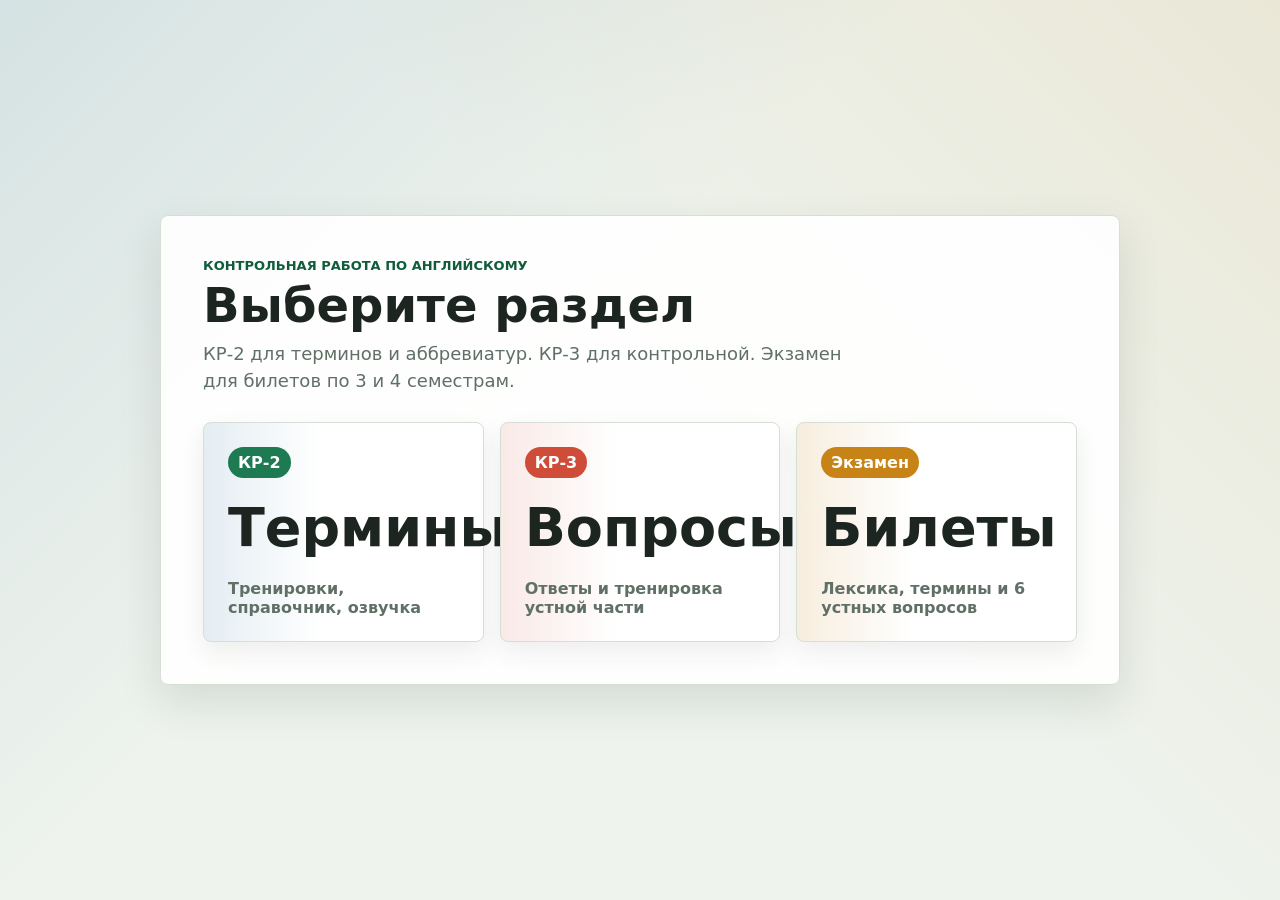
<file: index.html>
<!doctype html>
<html lang="ru">
  <head>
    <meta charset="UTF-8" />
    <meta name="viewport" content="width=device-width, initial-scale=1.0" />
    <title>English Control Practice</title>
    <link rel="stylesheet" href="styles.css?v=20260515" />
    <style>
      .entry-page {
        min-height: 100vh;
        display: grid;
        place-items: center;
        padding: 32px 16px;
      }

      .entry-hero {
        width: min(960px, 100%);
        padding: clamp(24px, 5vw, 42px);
        border: 1px solid #d5dfd3;
        border-radius: 8px;
        background: rgba(255, 255, 255, 0.92);
        box-shadow: 0 18px 44px rgba(34, 48, 38, 0.12);
      }

      .entry-hero > p:not(.eyebrow) {
        max-width: 660px;
        margin-top: 12px;
        color: #607066;
        font-size: 18px;
        line-height: 1.45;
      }

      .entry-actions {
        display: grid;
        grid-template-columns: repeat(3, minmax(0, 1fr));
        gap: 16px;
        margin-top: 28px;
      }

      .entry-card {
        min-height: 220px;
        display: flex;
        flex-direction: column;
        justify-content: space-between;
        gap: 16px;
        padding: 24px;
        border: 1px solid #d5dfd3;
        border-radius: 8px;
        color: #1c2520;
        background: linear-gradient(90deg, rgba(36, 107, 155, 0.12), transparent 42%), #fff;
        text-decoration: none;
        box-shadow: 0 10px 24px rgba(34, 48, 38, 0.08);
      }

      .entry-card.accent {
        background: linear-gradient(90deg, rgba(207, 77, 56, 0.12), transparent 42%), #fff;
      }

      .entry-card.exam {
        background: linear-gradient(90deg, rgba(199, 131, 22, 0.14), transparent 42%), #fff;
      }

      .entry-card span {
        width: max-content;
        padding: 6px 10px;
        border-radius: 999px;
        color: #fff;
        background: #1d7a52;
        font-weight: 900;
      }

      .entry-card.accent span {
        background: #cf4d38;
      }

      .entry-card.exam span {
        background: #c78316;
      }

      .entry-card strong {
        display: block;
        font-size: clamp(32px, 5vw, 54px);
        line-height: 1;
      }

      .entry-card small {
        color: #607066;
        font-size: 16px;
        font-weight: 800;
      }

      @media (max-width: 760px) {
        .entry-actions {
          grid-template-columns: 1fr;
        }
      }
    </style>
  </head>
  <body>
    <main class="entry-page">
      <section class="entry-hero" aria-label="Выбор контрольной работы">
        <p class="eyebrow">Контрольная работа по английскому</p>
        <h1>Выберите раздел</h1>
        <p>КР-2 для терминов и аббревиатур. КР-3 для контрольной. Экзамен для билетов по 3 и 4 семестрам.</p>
        <div class="entry-actions">
          <a class="entry-card" href="kr2.html">
            <span>КР-2</span>
            <strong>Термины</strong>
            <small>Тренировки, справочник, озвучка</small>
          </a>
          <a class="entry-card accent" href="kr_3/answers.html">
            <span>КР-3</span>
            <strong>Вопросы</strong>
            <small>Ответы и тренировка устной части</small>
          </a>
          <a class="entry-card exam" href="exam.html">
            <span>Экзамен</span>
            <strong>Билеты</strong>
            <small>Лексика, термины и 6 устных вопросов</small>
          </a>
        </div>
      </section>
    </main>
  </body>
</html>
</file>
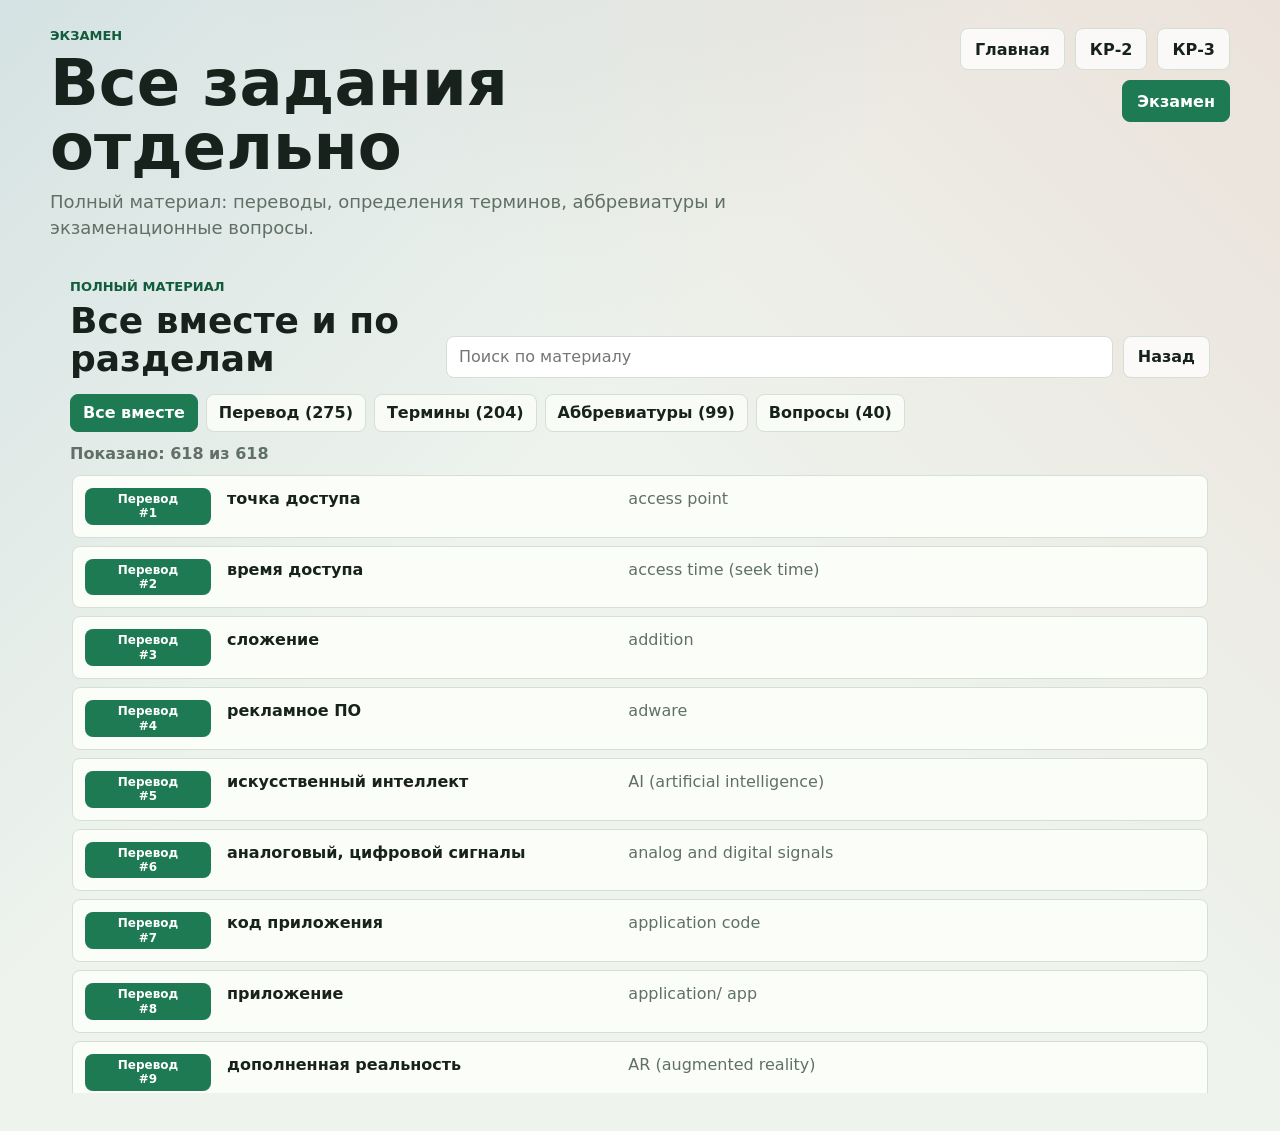
<file: exam-materials.html>
<!doctype html>
<html lang="ru">
  <head>
    <meta charset="UTF-8" />
    <meta name="viewport" content="width=device-width, initial-scale=1.0" />
    <title>Материалы экзамена</title>
    <link rel="stylesheet" href="exam.css?v=20260603d" />
  </head>
  <body>
    <header class="page-header">
      <div>
        <p class="eyebrow">Экзамен</p>
        <h1>Все задания отдельно</h1>
        <p class="lead">Полный материал: переводы, определения терминов, аббревиатуры и экзаменационные вопросы.</p>
      </div>
      <nav class="site-nav" aria-label="Навигация">
        <a href="index.html">Главная</a>
        <a href="kr2.html">КР-2</a>
        <a href="kr_3/answers.html">КР-3</a>
        <a class="active" href="exam.html">Экзамен</a>
      </nav>
    </header>

    <main>
      <section class="full-panel" id="fullMaterial">
        <div class="section-head">
          <div>
            <p class="eyebrow">Полный материал</p>
            <h2>Все вместе и по разделам</h2>
          </div>
          <div class="materials-tools">
            <input id="fullSearch" type="search" placeholder="Поиск по материалу" />
            <a class="ghost-btn" href="exam.html">Назад</a>
          </div>
        </div>
        <div class="full-tabs" id="fullTabs"></div>
        <div class="full-status" id="fullStatus"></div>
        <div class="full-list" id="fullList"></div>
      </section>
    </main>

    <script src="terms-data.js"></script>
    <script src="exam.js?v=20260603b"></script>
  </body>
</html>
</file>
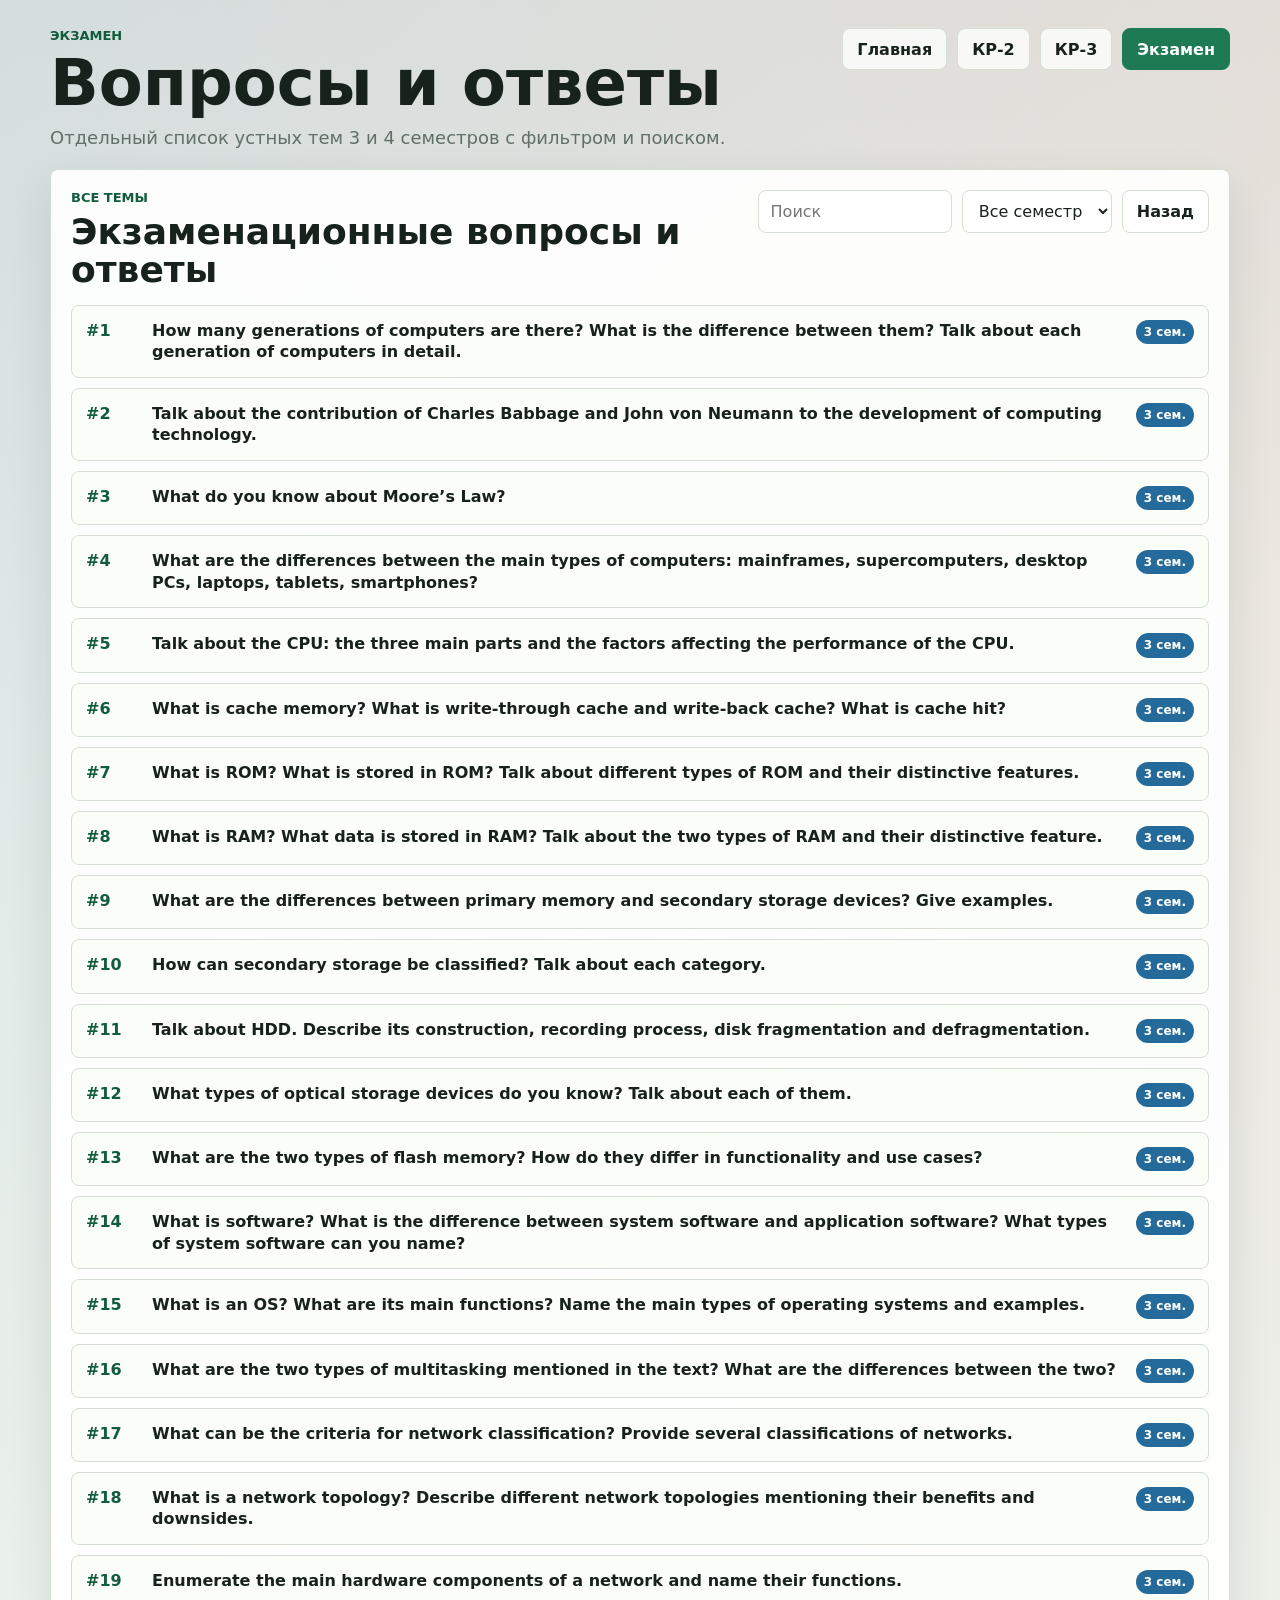
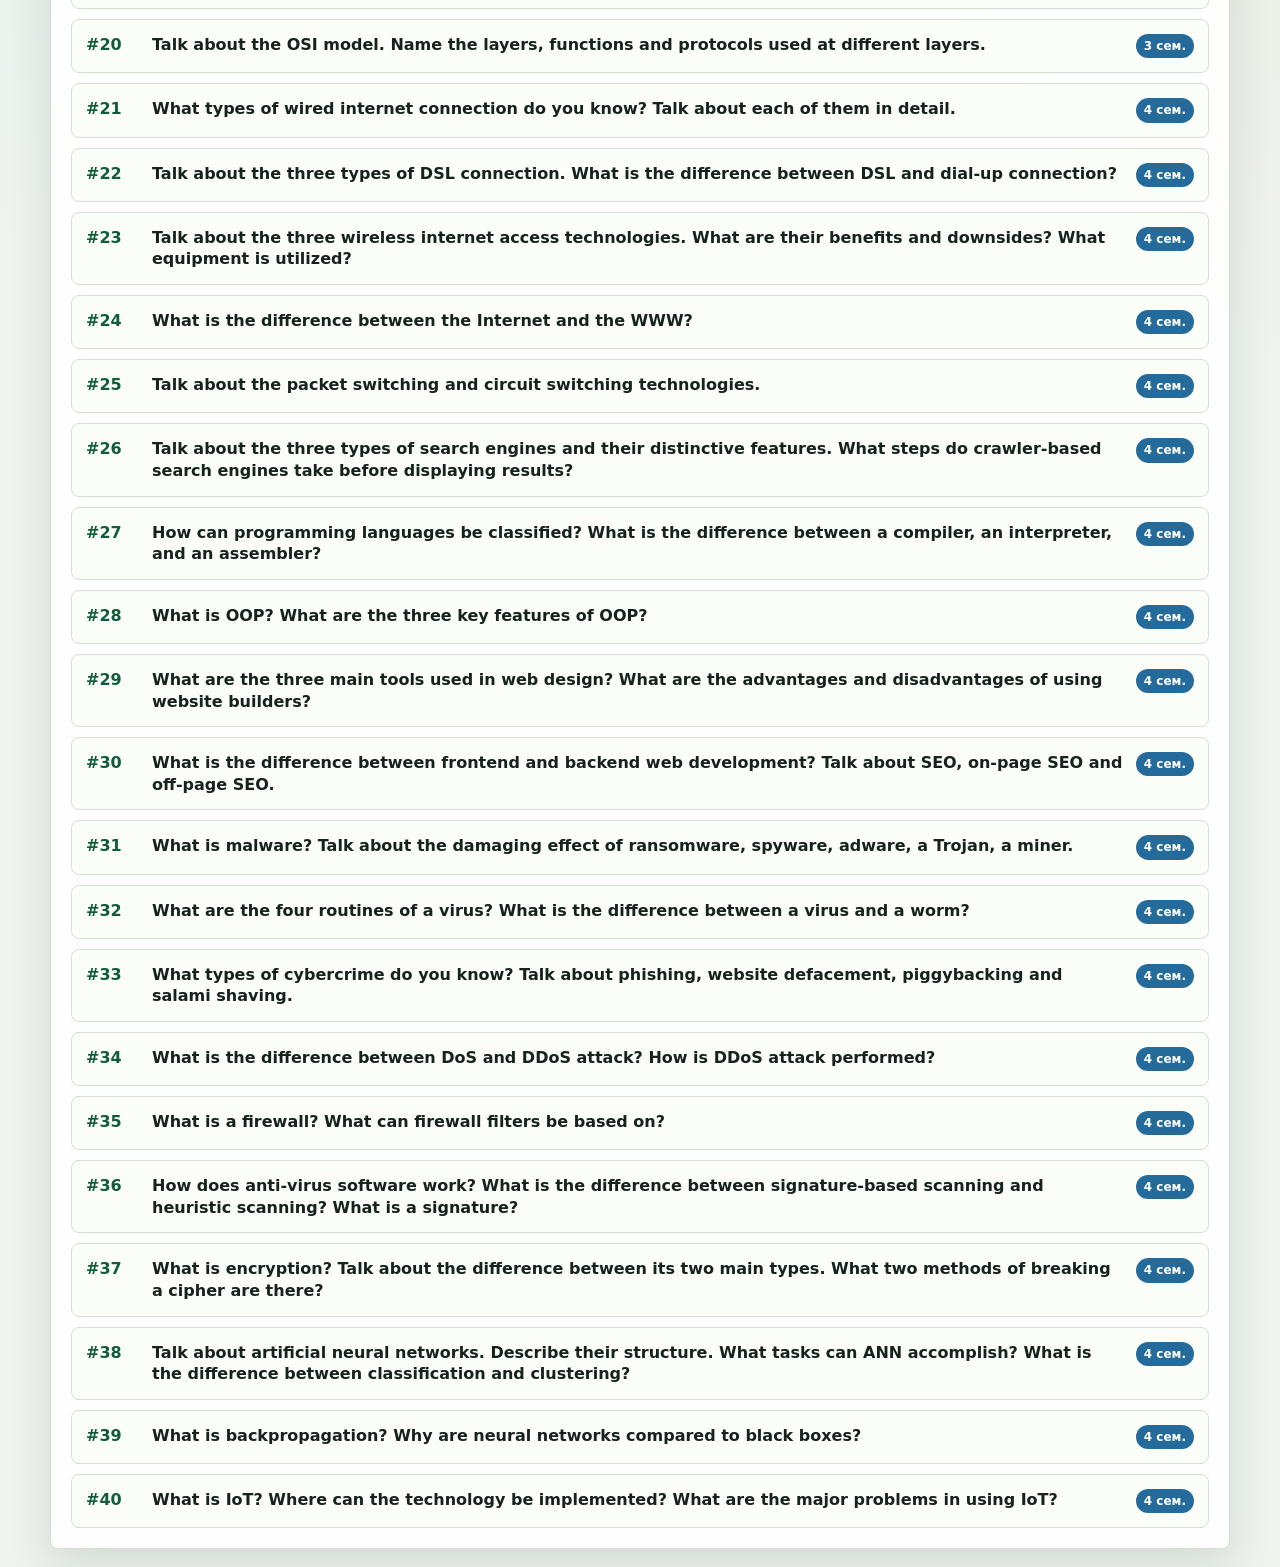
<file: exam-questions.html>
<!doctype html>
<html lang="ru">
  <head>
    <meta charset="UTF-8" />
    <meta name="viewport" content="width=device-width, initial-scale=1.0" />
    <title>Вопросы экзамена</title>
    <link rel="stylesheet" href="exam.css?v=20260603d" />
  </head>
  <body>
    <header class="page-header">
      <div>
        <p class="eyebrow">Экзамен</p>
        <h1>Вопросы и ответы</h1>
        <p class="lead">Отдельный список устных тем 3 и 4 семестров с фильтром и поиском.</p>
      </div>
      <nav class="site-nav" aria-label="Навигация">
        <a href="index.html">Главная</a>
        <a href="kr2.html">КР-2</a>
        <a href="kr_3/answers.html">КР-3</a>
        <a class="active" href="exam.html">Экзамен</a>
      </nav>
    </header>

    <main>
      <section class="questions-panel">
        <div class="section-head">
          <div>
            <p class="eyebrow">Все темы</p>
            <h2>Экзаменационные вопросы и ответы</h2>
          </div>
          <div class="tools">
            <input id="questionSearch" type="search" placeholder="Поиск" />
            <select id="semesterFilter">
              <option value="all">Все семестры</option>
              <option value="3">3 семестр</option>
              <option value="4">4 семестр</option>
            </select>
            <a class="ghost-btn" href="exam.html">Назад</a>
          </div>
        </div>
        <div class="questions-list" id="questionsList"></div>
      </section>
    </main>

    <script src="terms-data.js"></script>
    <script src="exam.js?v=20260603b"></script>
  </body>
</html>
</file>
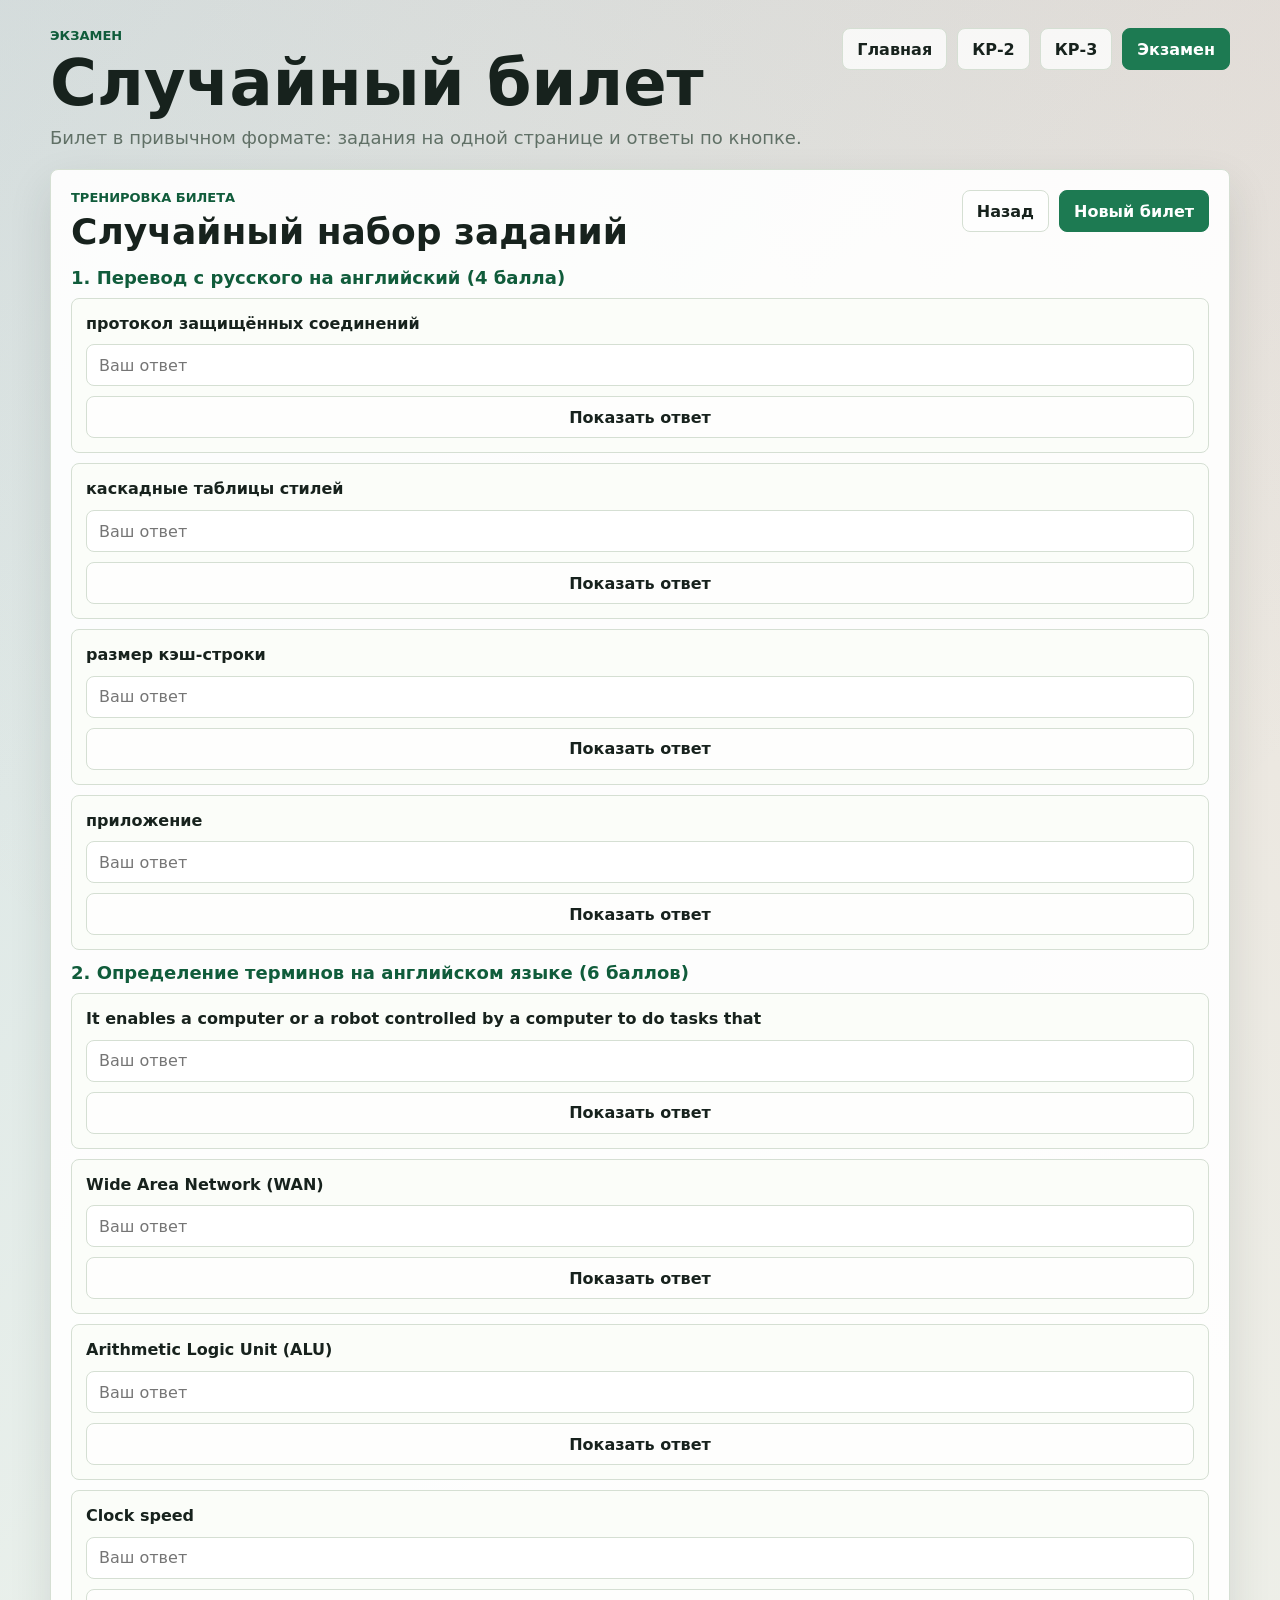
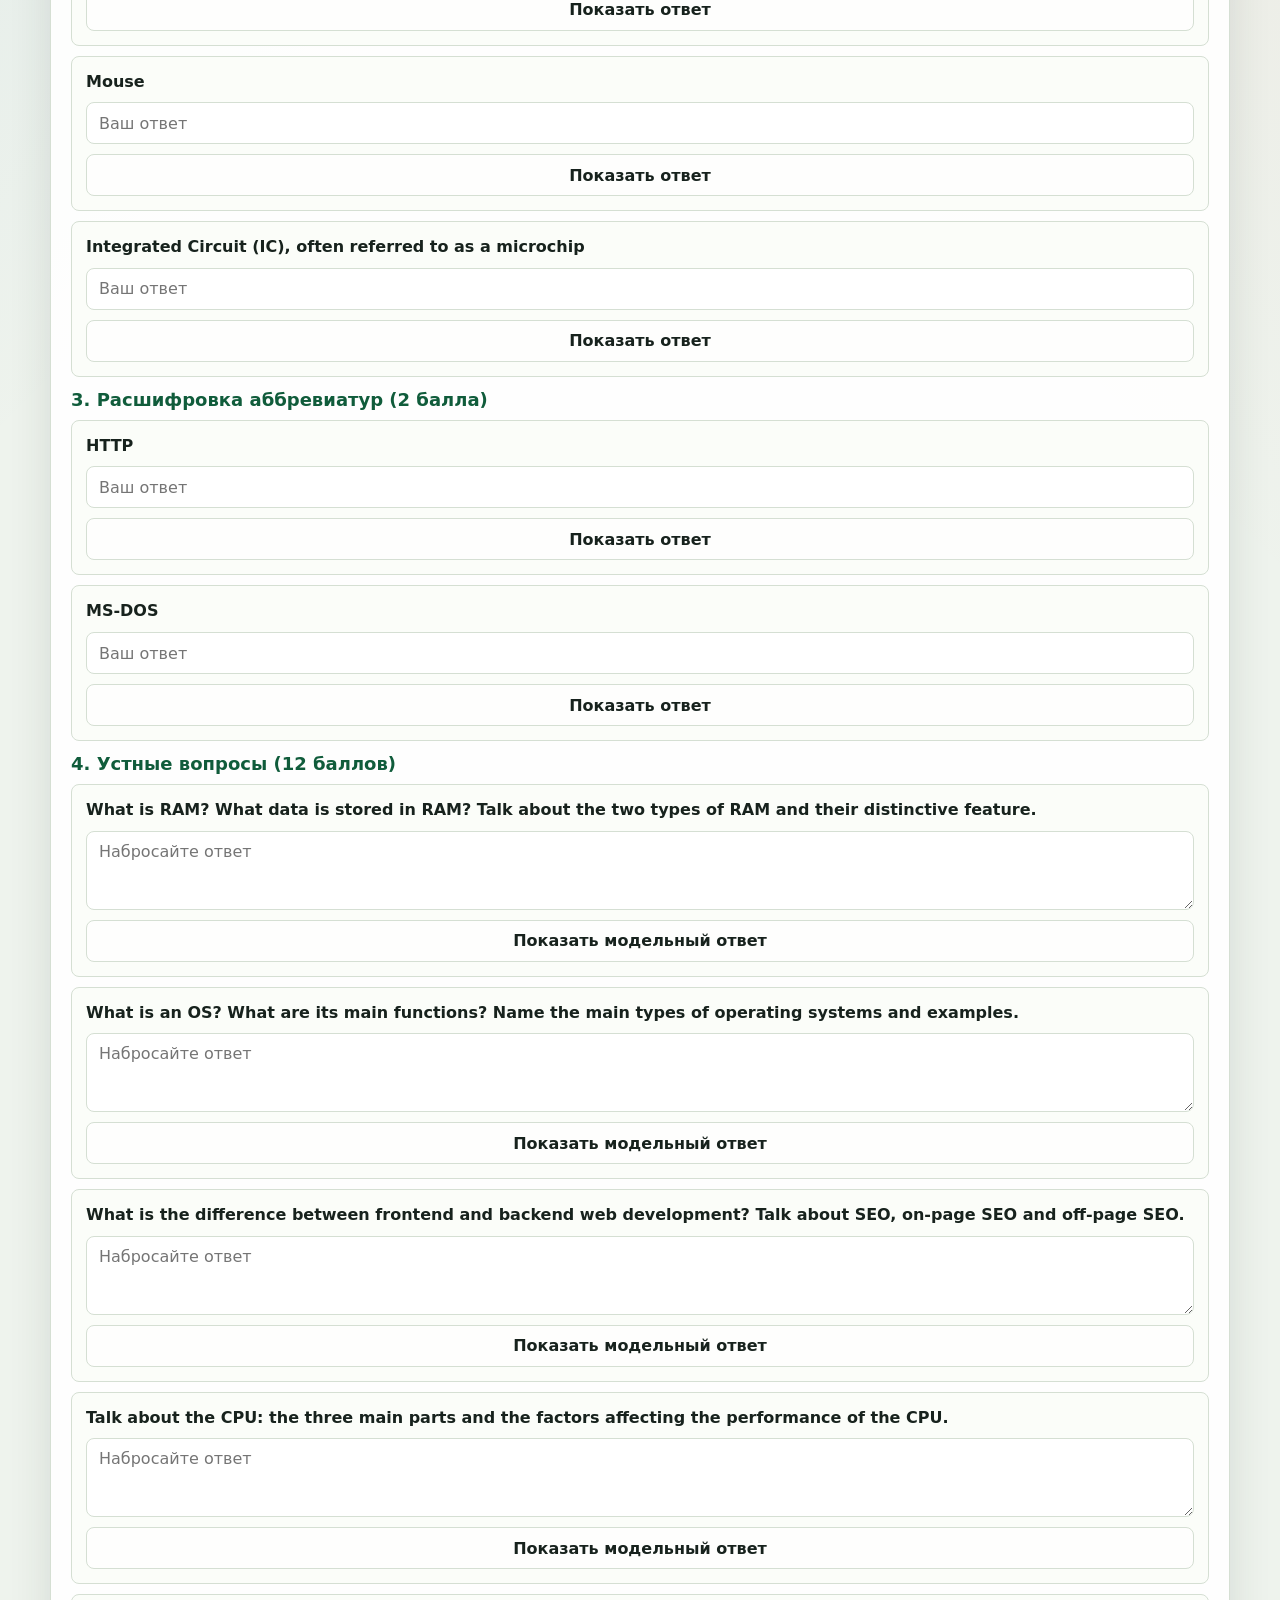
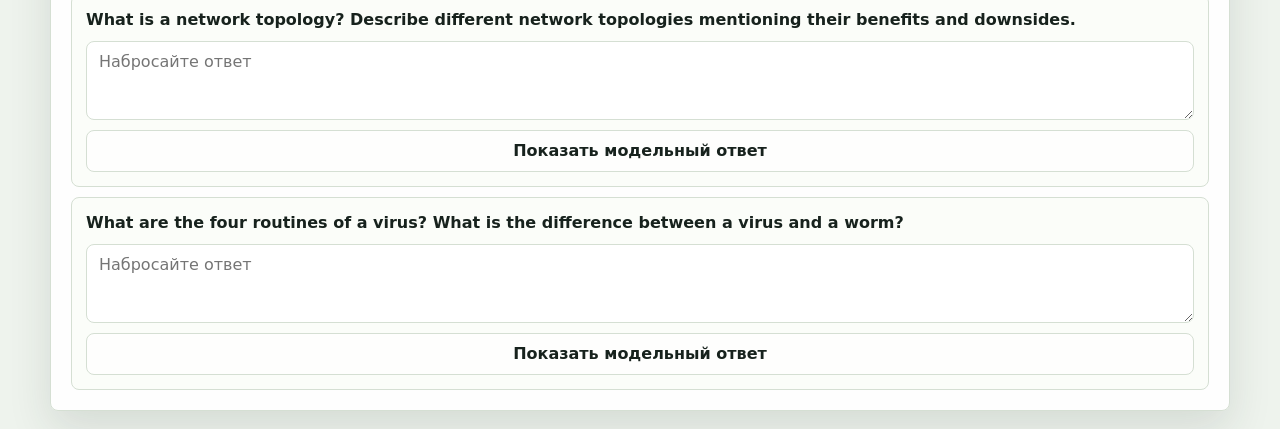
<file: exam-ticket.html>
<!doctype html>
<html lang="ru">
  <head>
    <meta charset="UTF-8" />
    <meta name="viewport" content="width=device-width, initial-scale=1.0" />
    <title>Случайный билет экзамена</title>
    <link rel="stylesheet" href="exam.css?v=20260603d" />
  </head>
  <body>
    <header class="page-header">
      <div>
        <p class="eyebrow">Экзамен</p>
        <h1>Случайный билет</h1>
        <p class="lead">Билет в привычном формате: задания на одной странице и ответы по кнопке.</p>
      </div>
      <nav class="site-nav" aria-label="Навигация">
        <a href="index.html">Главная</a>
        <a href="kr2.html">КР-2</a>
        <a href="kr_3/answers.html">КР-3</a>
        <a class="active" href="exam.html">Экзамен</a>
      </nav>
    </header>

    <main>
      <section class="ticket-panel">
        <div class="section-head">
          <div>
            <p class="eyebrow">Тренировка билета</p>
            <h2>Случайный набор заданий</h2>
          </div>
          <div class="head-actions">
            <a class="ghost-btn" href="exam.html">Назад</a>
            <button class="primary-btn" id="newTicketBtn" type="button">Новый билет</button>
          </div>
        </div>
        <div class="ticket-grid" id="ticketGrid"></div>
      </section>
    </main>

    <script src="terms-data.js"></script>
    <script src="exam.js?v=20260603b"></script>
  </body>
</html>
</file>
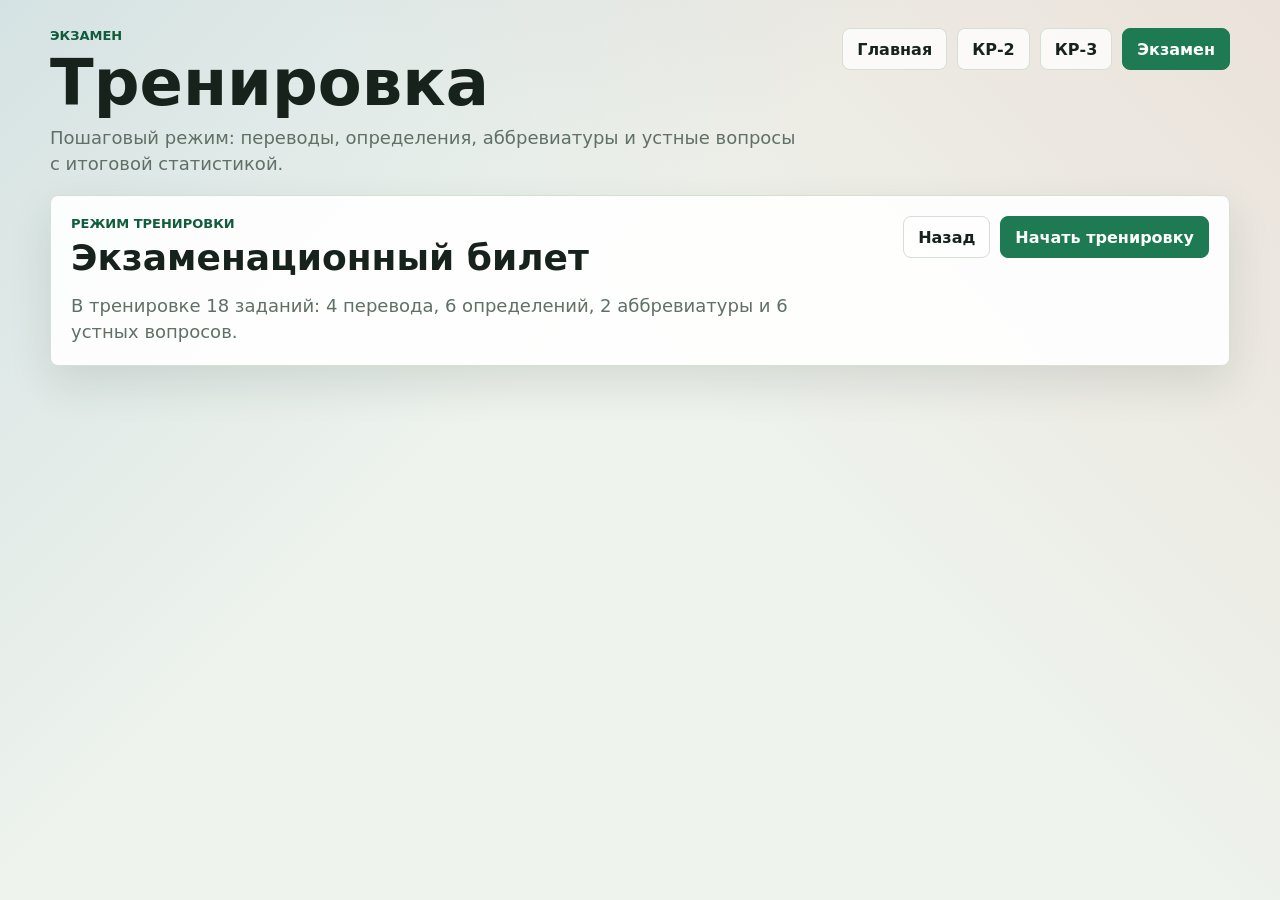
<file: exam-training.html>
<!doctype html>
<html lang="ru">
  <head>
    <meta charset="UTF-8" />
    <meta name="viewport" content="width=device-width, initial-scale=1.0" />
    <title>Тренировка экзамена</title>
    <link rel="stylesheet" href="exam.css?v=20260603d" />
  </head>
  <body>
    <header class="page-header">
      <div>
        <p class="eyebrow">Экзамен</p>
        <h1>Тренировка</h1>
        <p class="lead">Пошаговый режим: переводы, определения, аббревиатуры и устные вопросы с итоговой статистикой.</p>
      </div>
      <nav class="site-nav" aria-label="Навигация">
        <a href="index.html">Главная</a>
        <a href="kr2.html">КР-2</a>
        <a href="kr_3/answers.html">КР-3</a>
        <a class="active" href="exam.html">Экзамен</a>
      </nav>
    </header>

    <main>
      <section class="ticket-panel">
        <div class="section-head">
          <div>
            <p class="eyebrow">Режим тренировки</p>
            <h2>Экзаменационный билет</h2>
          </div>
          <div class="head-actions">
            <a class="ghost-btn" href="exam.html">Назад</a>
            <button class="primary-btn" id="startTrainingBtn" type="button">Начать тренировку</button>
          </div>
        </div>
        <p class="lead compact-lead">В тренировке 18 заданий: 4 перевода, 6 определений, 2 аббревиатуры и 6 устных вопросов.</p>
      </section>

      <section class="training-panel hidden" id="trainingPanel">
        <div class="section-head">
          <div>
            <p class="eyebrow" id="trainingType">Экзамен</p>
            <h2 id="trainingTitle">Тренировка</h2>
          </div>
          <div class="training-progress" id="trainingProgress"></div>
        </div>
        <div class="training-meter" aria-hidden="true">
          <div id="trainingProgressBar"></div>
        </div>
        <div class="training-card">
          <div class="training-prompt" id="trainingPrompt"></div>
          <textarea class="answer-input" id="trainingAnswer" rows="5" placeholder="Введите ответ"></textarea>
          <div class="head-actions training-actions">
            <button class="primary-btn" id="checkTrainingBtn" type="button">Проверить</button>
            <button class="ghost-btn hidden" id="nextTrainingBtn" type="button">Дальше</button>
          </div>
          <div class="training-feedback hidden" id="trainingFeedback"></div>
        </div>
      </section>

      <section class="training-result hidden" id="trainingResult"></section>
    </main>

    <script src="terms-data.js"></script>
    <script src="exam.js?v=20260603d"></script>
  </body>
</html>
</file>
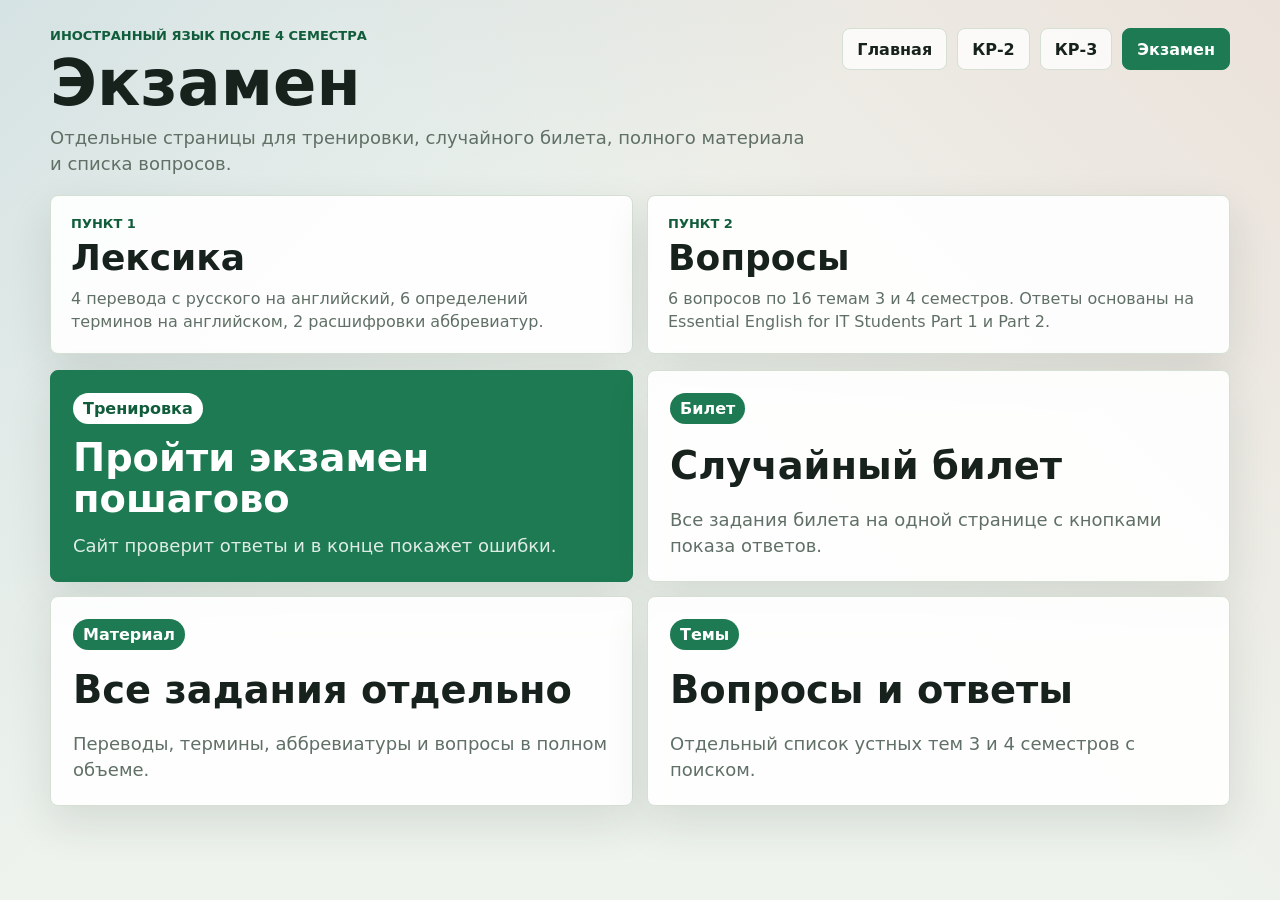
<file: exam.html>
<!doctype html>
<html lang="ru">
  <head>
    <meta charset="UTF-8" />
    <meta name="viewport" content="width=device-width, initial-scale=1.0" />
    <title>Экзамен по английскому</title>
    <link rel="stylesheet" href="exam.css?v=20260603d" />
  </head>
  <body>
    <header class="page-header">
      <div>
        <p class="eyebrow">Иностранный язык после 4 семестра</p>
        <h1>Экзамен</h1>
        <p class="lead">Отдельные страницы для тренировки, случайного билета, полного материала и списка вопросов.</p>
      </div>
      <nav class="site-nav" aria-label="Навигация">
        <a href="index.html">Главная</a>
        <a href="kr2.html">КР-2</a>
        <a href="kr_3/answers.html">КР-3</a>
        <a class="active" href="exam.html">Экзамен</a>
      </nav>
    </header>

    <main>
      <section class="exam-layout">
        <article class="info-card">
          <p class="eyebrow">Пункт 1</p>
          <h2>Лексика</h2>
          <p>4 перевода с русского на английский, 6 определений терминов на английском, 2 расшифровки аббревиатур.</p>
        </article>
        <article class="info-card">
          <p class="eyebrow">Пункт 2</p>
          <h2>Вопросы</h2>
          <p>6 вопросов по 16 темам 3 и 4 семестров. Ответы основаны на Essential English for IT Students Part 1 и Part 2.</p>
        </article>
      </section>

      <section class="exam-menu" aria-label="Разделы экзамена">
        <a class="exam-action-card primary" href="exam-training.html">
          <span>Тренировка</span>
          <strong>Пройти экзамен пошагово</strong>
          <p>Сайт проверит ответы и в конце покажет ошибки.</p>
        </a>
        <a class="exam-action-card" href="exam-ticket.html">
          <span>Билет</span>
          <strong>Случайный билет</strong>
          <p>Все задания билета на одной странице с кнопками показа ответов.</p>
        </a>
        <a class="exam-action-card" href="exam-materials.html">
          <span>Материал</span>
          <strong>Все задания отдельно</strong>
          <p>Переводы, термины, аббревиатуры и вопросы в полном объеме.</p>
        </a>
        <a class="exam-action-card" href="exam-questions.html">
          <span>Темы</span>
          <strong>Вопросы и ответы</strong>
          <p>Отдельный список устных тем 3 и 4 семестров с поиском.</p>
        </a>
      </section>
    </main>
  </body>
</html>
</file>
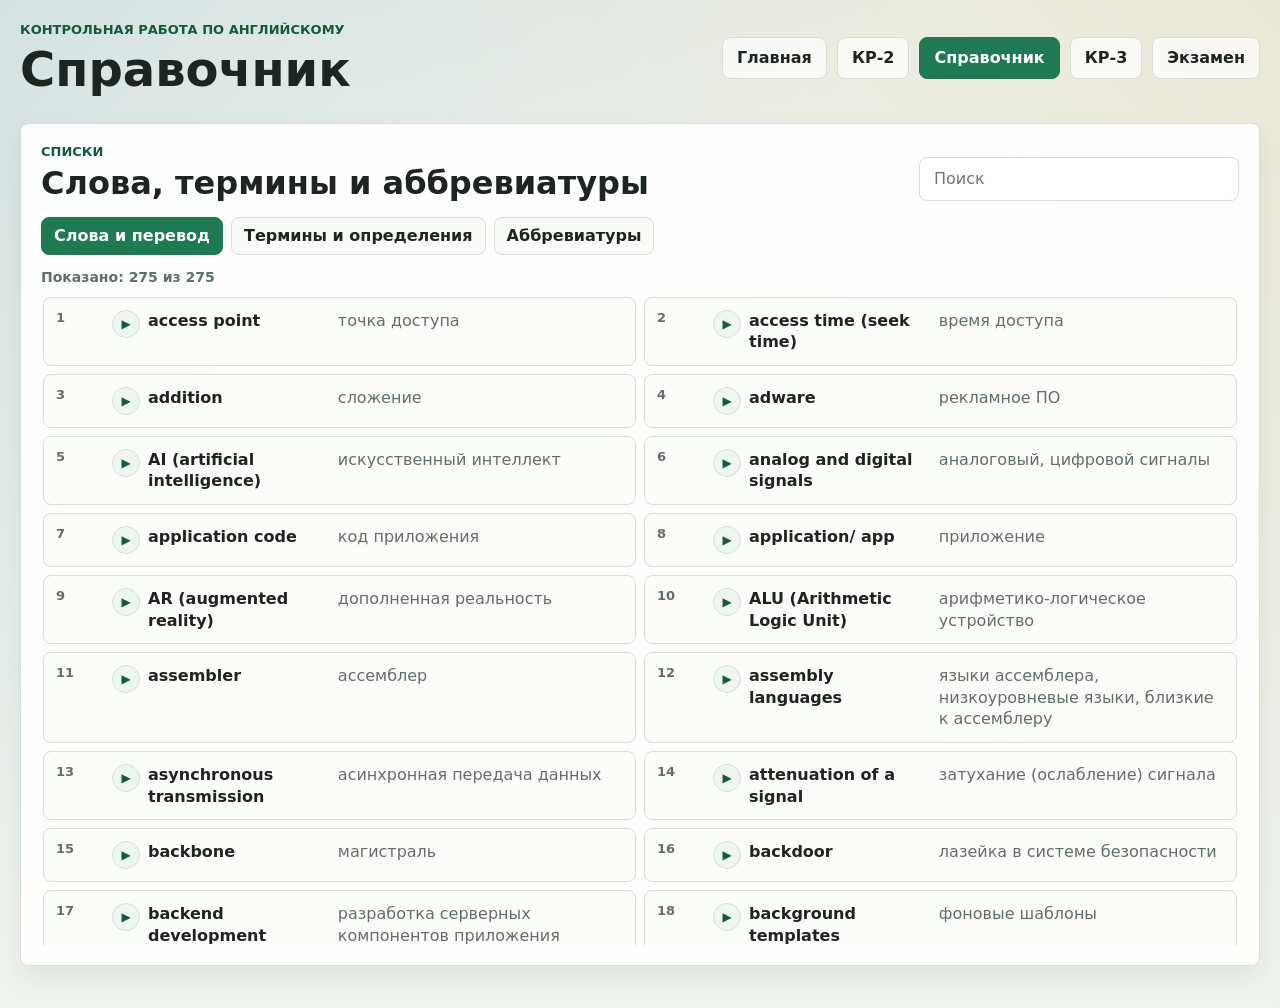
<file: glossary.html>
<!doctype html>
<html lang="ru">
  <head>
    <meta charset="UTF-8" />
    <meta name="viewport" content="width=device-width, initial-scale=1.0" />
    <title>Справочник терминов</title>
    <link rel="stylesheet" href="styles.css?v=20260515" />
  </head>
  <body>
    <header class="topbar">
      <div>
        <p class="eyebrow">Контрольная работа по английскому</p>
        <h1>Справочник</h1>
      </div>
      <nav class="site-nav" aria-label="Навигация">
        <a class="nav-link" href="index.html">Главная</a>
        <a class="nav-link" href="kr2.html">КР-2</a>
        <a class="nav-link active" href="glossary.html">Справочник</a>
        <a class="nav-link" href="kr_3/answers.html">КР-3</a>
        <a class="nav-link" href="exam.html">Экзамен</a>
      </nav>
    </header>

    <main>
      <section class="glossary-panel glossary-page" id="glossaryPanel" aria-label="Список слов">
        <div class="glossary-head">
          <div>
            <p class="eyebrow">Списки</p>
            <h2>Слова, термины и аббревиатуры</h2>
          </div>
          <input class="glossary-search" id="glossarySearch" type="text" placeholder="Поиск" />
        </div>
        <div class="glossary-tabs" id="glossaryTabs"></div>
        <div class="glossary-status" id="glossaryStatus"></div>
        <div class="glossary-list" id="glossaryList"></div>
      </section>
    </main>

    <script src="terms-data.js"></script>
    <script src="glossary.js"></script>
  </body>
</html>
</file>
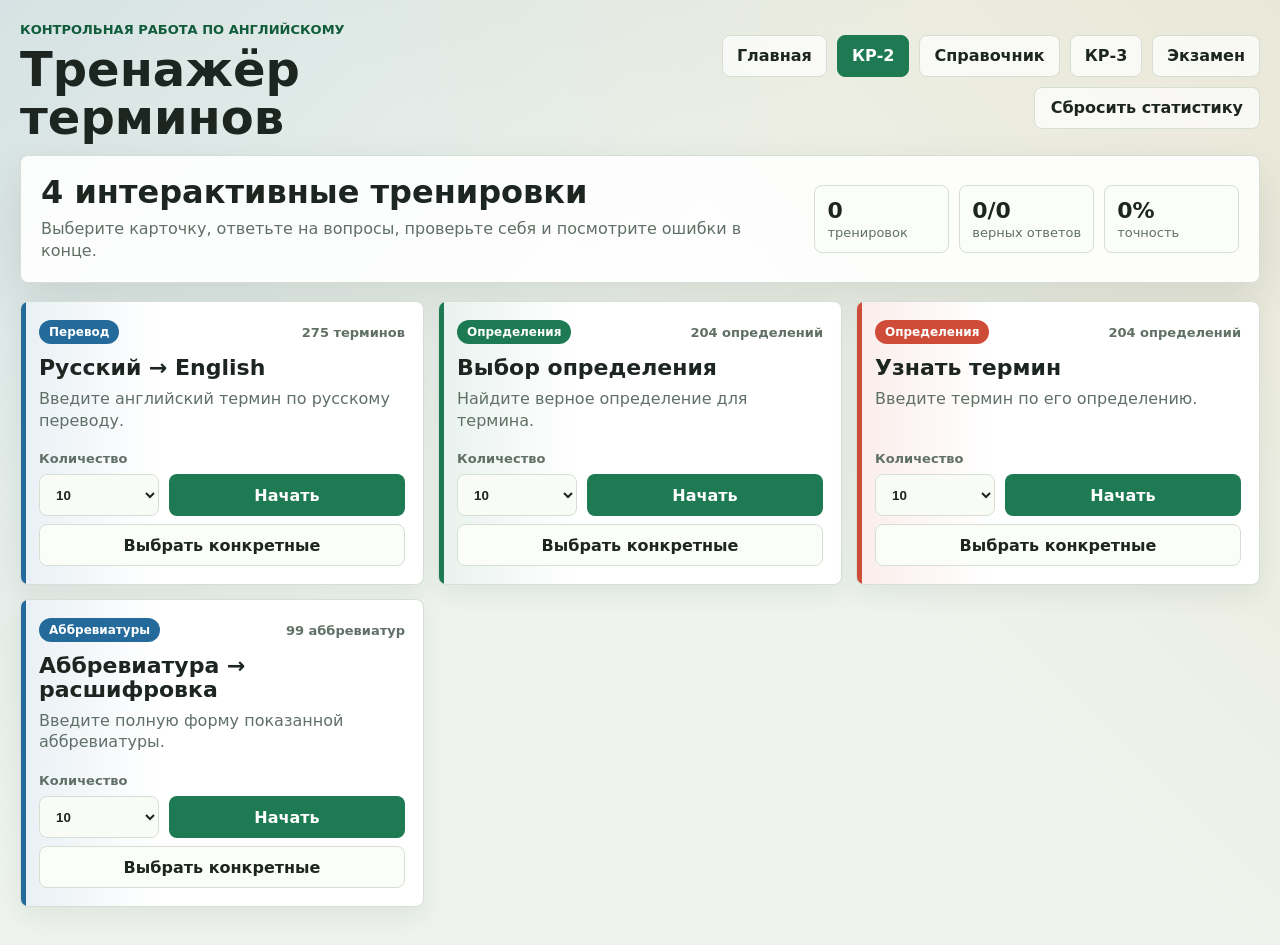
<file: kr2.html>
<!doctype html>
<html lang="ru">
  <head>
    <meta charset="UTF-8" />
    <meta name="viewport" content="width=device-width, initial-scale=1.0" />
    <title>English Control Practice</title>
    <link rel="stylesheet" href="styles.css?v=20260515" />
  </head>
  <body>
    <header class="topbar">
      <div>
        <p class="eyebrow">Контрольная работа по английскому</p>
        <h1>Тренажёр терминов</h1>
      </div>
      <nav class="site-nav" aria-label="Навигация">
        <a class="nav-link" href="index.html">Главная</a>
        <a class="nav-link active" href="kr2.html">КР-2</a>
        <a class="nav-link" href="glossary.html">Справочник</a>
        <a class="nav-link" href="kr_3/answers.html">КР-3</a>
        <a class="nav-link" href="exam.html">Экзамен</a>
        <button class="ghost-btn" id="resetStatsBtn" type="button">Сбросить статистику</button>
      </nav>
    </header>

    <main>
      <section class="hero-panel" aria-label="Обзор">
        <div>
          <h2>4 интерактивные тренировки</h2>
          <p>
            Выберите карточку, ответьте на вопросы, проверьте себя и посмотрите ошибки в конце.
          </p>
        </div>
        <div class="score-strip" id="overallStats"></div>
      </section>

      <section class="training-grid" id="trainingGrid" aria-label="Карточки тренировок"></section>

      <section class="quiz-panel hidden" id="quizPanel" aria-live="polite">
        <div class="quiz-head">
          <button class="ghost-btn" id="backBtn" type="button">К карточкам</button>
          <div>
            <p class="eyebrow" id="quizSection"></p>
            <h2 id="quizTitle"></h2>
          </div>
          <div class="progress-pill" id="progressText"></div>
        </div>

        <div class="progress-track" aria-hidden="true">
          <div id="progressBar"></div>
        </div>

        <div class="question-area" id="questionArea"></div>

        <div class="quiz-actions">
          <button class="primary-btn" id="checkBtn" type="button">Проверить</button>
          <button class="primary-btn hidden" id="nextBtn" type="button">Дальше</button>
        </div>
      </section>

      <section class="result-panel hidden" id="resultPanel">
        <div class="result-summary">
          <p class="eyebrow">Итог тренировки</p>
          <h2 id="resultTitle"></h2>
          <p id="resultText"></p>
        </div>
        <div class="mistakes-list" id="mistakesList"></div>
        <div class="result-actions">
          <button class="primary-btn" id="retryBtn" type="button">Повторить тренировку</button>
          <button class="ghost-btn" id="homeBtn" type="button">Вернуться к карточкам</button>
        </div>
      </section>

      <section class="picker-panel hidden" id="pickerPanel" aria-live="polite">
        <div class="picker-head">
          <div>
            <p class="eyebrow" id="pickerSection"></p>
            <h2 id="pickerTitle">Выбор слов</h2>
          </div>
          <button class="ghost-btn" id="closePickerBtn" type="button">Закрыть</button>
        </div>
        <div class="picker-tools">
          <input class="answer-input" id="pickerSearch" type="text" placeholder="Поиск по терминам" />
          <div class="picker-buttons">
            <button class="ghost-btn" id="selectAllBtn" type="button">Выбрать всё</button>
            <button class="ghost-btn" id="clearSelectionBtn" type="button">Очистить</button>
          </div>
        </div>
        <div class="picker-status" id="pickerStatus"></div>
        <div class="picker-list" id="pickerList"></div>
        <div class="result-actions">
          <button class="primary-btn" id="applySelectionBtn" type="button">Применить выбор</button>
          <button class="ghost-btn" id="cancelSelectionBtn" type="button">Отмена</button>
        </div>
      </section>
    </main>

    <script src="terms-data.js"></script>
    <script src="app.js"></script>
  </body>
</html>
</file>
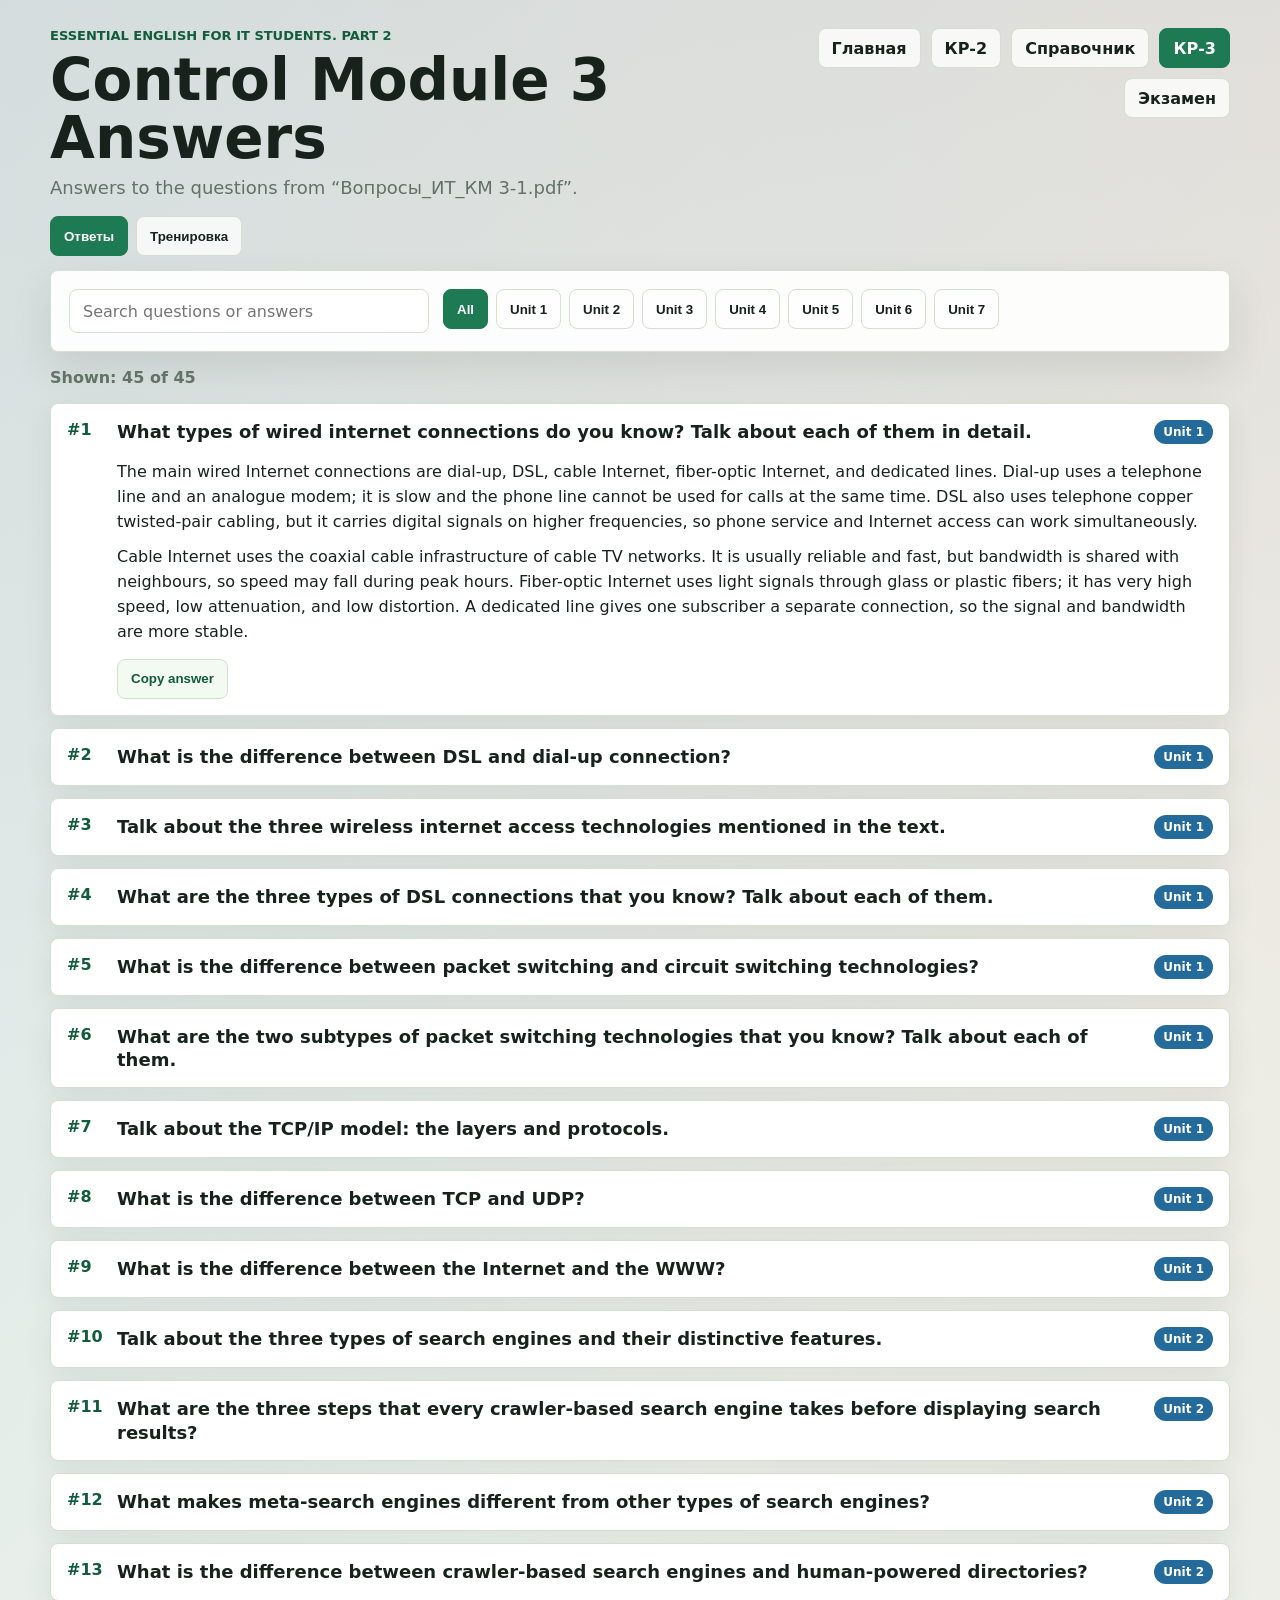
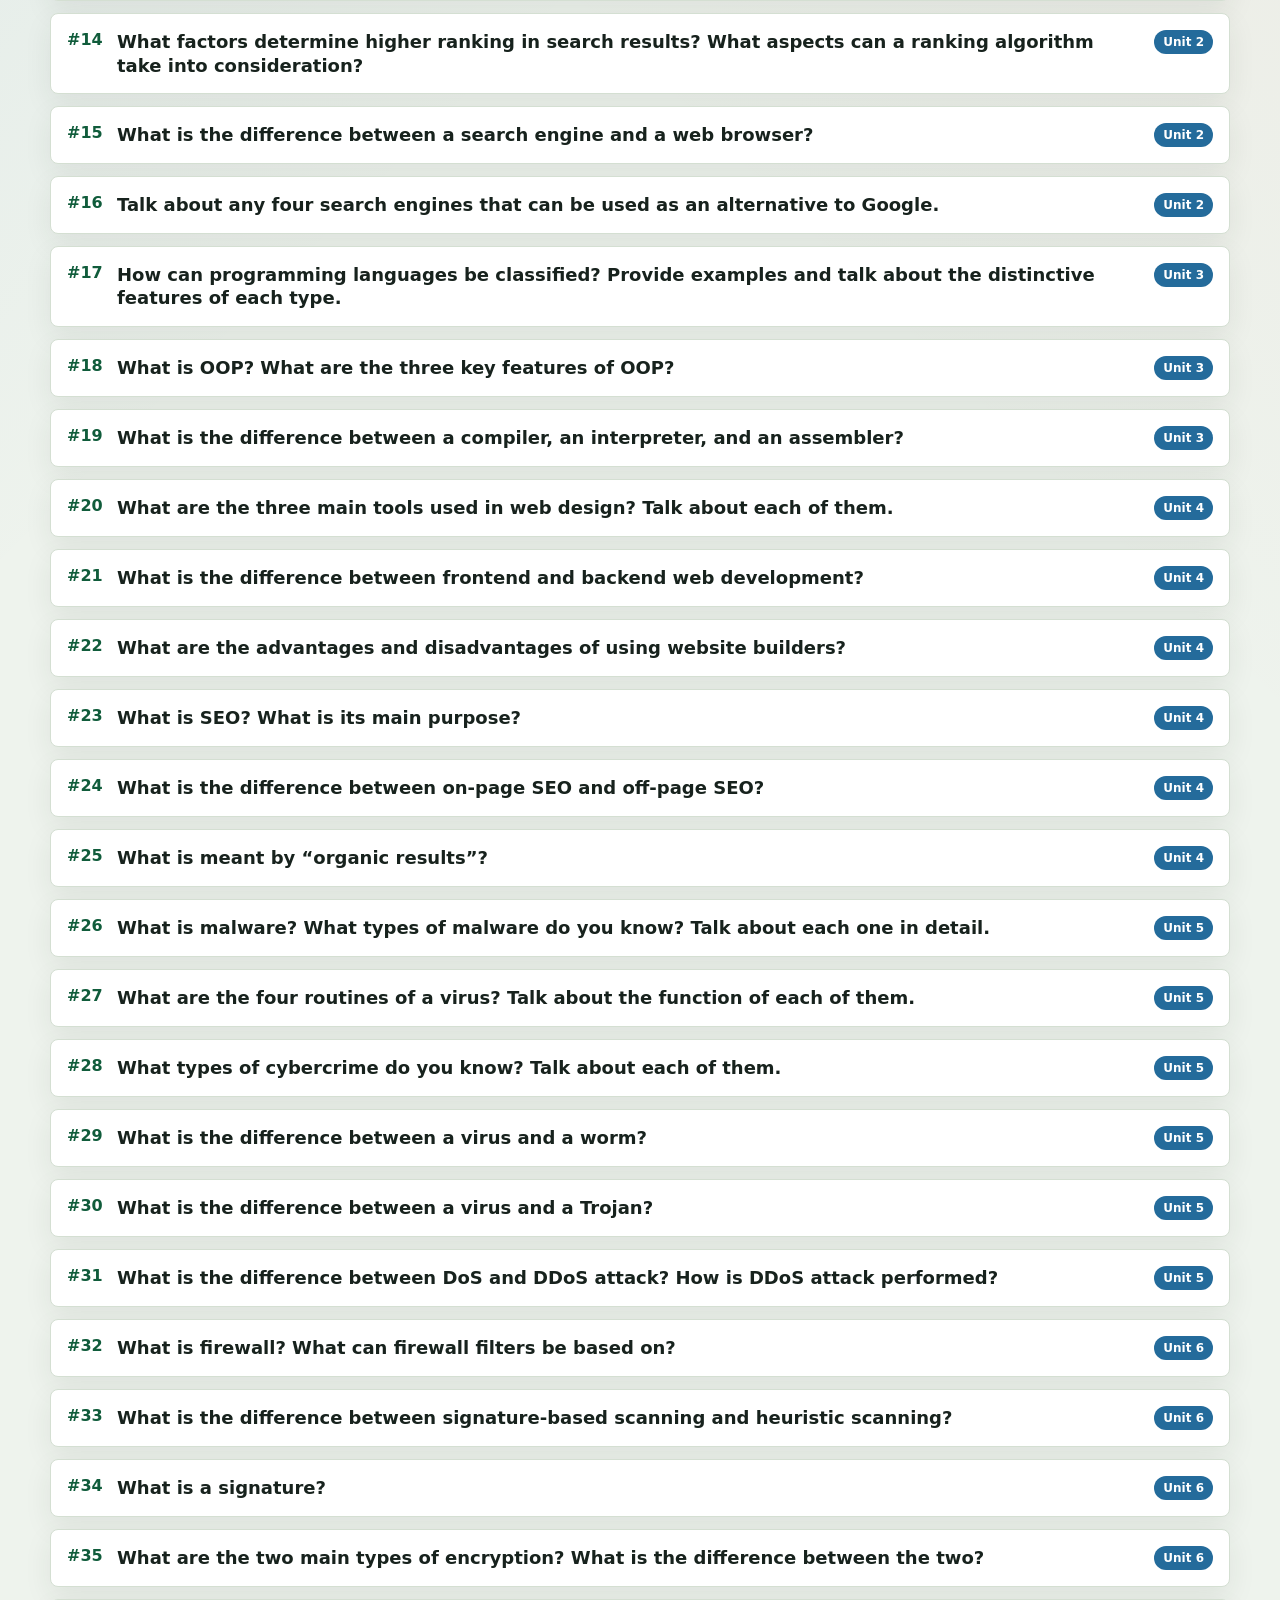
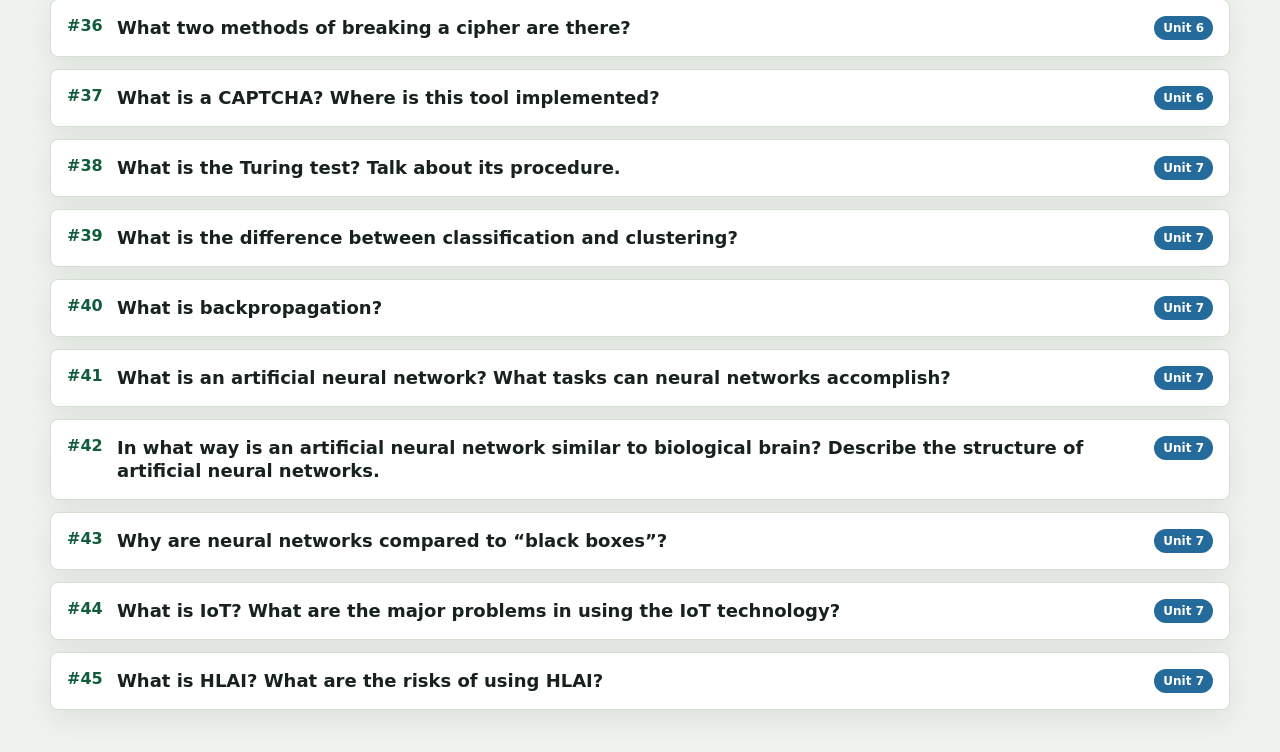
<file: kr_3/answers.html>
<!doctype html>
<html lang="en">
  <head>
    <meta charset="UTF-8" />
    <meta name="viewport" content="width=device-width, initial-scale=1.0" />
    <title>Control Module 3 Answers</title>
    <link rel="stylesheet" href="answers.css?v=20260515" />
  </head>
  <body>
    <header class="page-header">
      <div>
        <p class="eyebrow">Essential English for IT Students. Part 2</p>
        <h1>Control Module 3 Answers</h1>
        <p class="lead">Answers to the questions from “Вопросы_ИТ_КМ 3-1.pdf”.</p>
      </div>
      <nav class="site-nav" aria-label="Navigation">
        <a class="source-link" href="../index.html">Главная</a>
        <a class="source-link" href="../kr2.html">КР-2</a>
        <a class="source-link" href="../glossary.html">Справочник</a>
        <a class="source-link active" href="answers.html">КР-3</a>
        <a class="source-link" href="../exam.html">Экзамен</a>
      </nav>
    </header>

    <main>
      <section class="mode-switch" aria-label="Page mode">
        <button class="chip active" id="showAnswersBtn" type="button">Ответы</button>
        <button class="chip" id="showPracticeBtn" type="button">Тренировка</button>
      </section>

      <section id="answersPanel">
        <section class="toolbar" aria-label="Search and filters">
          <input id="searchInput" type="search" placeholder="Search questions or answers" />
          <div class="chips" id="unitFilters"></div>
        </section>

        <section class="summary" id="summary"></section>
        <section class="answer-list" id="answerList"></section>
      </section>

      <section class="practice-panel hidden" id="practicePanel">
        <div class="practice-setup" id="practiceSetup">
          <div>
            <p class="eyebrow">Training mode</p>
            <h2>Practice oral answers</h2>
            <p>Write your answer, check keyword coverage, then compare it with the model answer.</p>
          </div>
          <div class="practice-controls">
            <label>
              Unit
              <select id="practiceUnit"></select>
            </label>
            <label>
              Questions
              <select id="practiceCount">
                <option value="5">5</option>
                <option value="10" selected>10</option>
                <option value="20">20</option>
                <option value="all">All</option>
              </select>
            </label>
            <button class="copy-btn start-practice" id="startPracticeBtn" type="button">Start practice</button>
          </div>
        </div>

        <div class="practice-quiz hidden" id="practiceQuiz">
          <div class="quiz-top">
            <button class="source-link" id="stopPracticeBtn" type="button">Back to setup</button>
            <div class="practice-progress" id="practiceProgress"></div>
          </div>
          <div class="question-box">
            <span class="unit" id="practiceUnitLabel"></span>
            <h2 id="practiceQuestion"></h2>
          </div>
          <textarea id="practiceAnswer" placeholder="Write your answer in English"></textarea>
          <div class="practice-actions">
            <button class="copy-btn start-practice" id="checkPracticeBtn" type="button">Check answer</button>
            <button class="copy-btn hidden" id="knowBtn" type="button">I knew it</button>
            <button class="copy-btn hidden" id="repeatBtn" type="button">Repeat later</button>
          </div>
          <div class="practice-feedback hidden" id="practiceFeedback"></div>
        </div>

        <div class="practice-result hidden" id="practiceResult"></div>
      </section>
    </main>

    <script src="answers.js"></script>
  </body>
</html>
</file>
<file: styles.css>
:root {
  --bg: #eef3ed;
  --panel: #ffffff;
  --ink: #1c2520;
  --muted: #607066;
  --line: #d5dfd3;
  --green: #1d7a52;
  --green-dark: #105c3b;
  --coral: #cf4d38;
  --amber: #c78316;
  --blue: #246b9b;
  --shadow: 0 18px 44px rgba(34, 48, 38, 0.12);
}

* {
  box-sizing: border-box;
}

body {
  margin: 0;
  min-height: 100vh;
  color: var(--ink);
  background:
    linear-gradient(135deg, rgba(36, 107, 155, 0.12), transparent 42%),
    linear-gradient(225deg, rgba(199, 131, 22, 0.1), transparent 45%),
    var(--bg);
  font-family: Inter, system-ui, -apple-system, BlinkMacSystemFont, "Segoe UI", Arial, sans-serif;
}

button,
input {
  font: inherit;
}

button {
  cursor: pointer;
}

.topbar,
main {
  width: min(1240px, calc(100% - 32px));
  margin: 0 auto;
}

.topbar {
  display: flex;
  align-items: center;
  justify-content: space-between;
  gap: 18px;
  padding: 22px 0 14px;
}

.site-nav {
  display: flex;
  flex-wrap: wrap;
  justify-content: flex-end;
  gap: 10px;
}

.nav-link {
  min-height: 42px;
  display: inline-flex;
  align-items: center;
  justify-content: center;
  padding: 10px 14px;
  border: 1px solid var(--line);
  border-radius: 8px;
  color: var(--ink);
  background: rgba(255, 255, 255, 0.72);
  font-weight: 800;
  text-decoration: none;
}

.nav-link.active {
  color: #fff;
  border-color: var(--green);
  background: var(--green);
}

h1,
h2,
h3,
p {
  margin: 0;
}

h1 {
  font-size: clamp(30px, 4vw, 48px);
  line-height: 1;
}

h2 {
  font-size: clamp(22px, 3vw, 32px);
  line-height: 1.05;
}

.eyebrow {
  color: var(--green-dark);
  font-size: 13px;
  font-weight: 800;
  letter-spacing: 0;
  margin-bottom: 8px;
  text-transform: uppercase;
}

.hero-panel {
  display: grid;
  grid-template-columns: minmax(0, 1fr) auto;
  gap: 20px;
  align-items: center;
  padding: 20px;
  background: rgba(255, 255, 255, 0.9);
  border: 1px solid var(--line);
  border-radius: 8px;
  box-shadow: var(--shadow);
}

.entry-page {
  min-height: 100vh;
  display: grid;
  place-items: center;
  padding: 32px 0;
}

.entry-hero {
  width: min(960px, 100%);
  padding: clamp(24px, 5vw, 42px);
  border: 1px solid var(--line);
  border-radius: 8px;
  background: rgba(255, 255, 255, 0.92);
  box-shadow: var(--shadow);
}

.entry-hero > p:not(.eyebrow) {
  max-width: 660px;
  margin-top: 12px;
  color: var(--muted);
  font-size: 18px;
  line-height: 1.45;
}

.entry-actions {
  display: grid;
  grid-template-columns: repeat(3, minmax(0, 1fr));
  gap: 16px;
  margin-top: 28px;
}

.entry-card {
  min-height: 220px;
  display: flex;
  flex-direction: column;
  justify-content: space-between;
  gap: 16px;
  padding: 24px;
  border: 1px solid var(--line);
  border-radius: 8px;
  color: var(--ink);
  background:
    linear-gradient(90deg, rgba(36, 107, 155, 0.12), transparent 42%),
    #fff;
  text-decoration: none;
  box-shadow: 0 10px 24px rgba(34, 48, 38, 0.08);
  transition: transform 160ms ease, box-shadow 160ms ease, border-color 160ms ease;
}

.entry-card:hover {
  transform: translateY(-2px);
  border-color: rgba(29, 122, 82, 0.35);
  box-shadow: 0 18px 40px rgba(34, 48, 38, 0.14);
}

.entry-card.accent {
  background:
    linear-gradient(90deg, rgba(207, 77, 56, 0.12), transparent 42%),
    #fff;
}

.entry-card.exam {
  background:
    linear-gradient(90deg, rgba(199, 131, 22, 0.14), transparent 42%),
    #fff;
}

.entry-card span {
  width: max-content;
  padding: 6px 10px;
  border-radius: 999px;
  color: #fff;
  background: var(--green);
  font-weight: 900;
}

.entry-card.accent span {
  background: var(--coral);
}

.entry-card.exam span {
  background: var(--amber);
}

.entry-card strong {
  display: block;
  font-size: clamp(32px, 5vw, 54px);
  line-height: 1;
}

.entry-card small {
  color: var(--muted);
  font-size: 16px;
  font-weight: 800;
}

.hero-panel p {
  max-width: 720px;
  color: var(--muted);
  margin-top: 8px;
  font-size: 16px;
  line-height: 1.4;
}

.score-strip {
  display: grid;
  grid-template-columns: repeat(3, minmax(84px, 1fr));
  gap: 10px;
  min-width: 310px;
}

.score-box {
  padding: 12px;
  border: 1px solid var(--line);
  border-radius: 8px;
  background: #fbfdf9;
}

.score-box strong {
  display: block;
  font-size: 22px;
}

.score-box span {
  display: block;
  color: var(--muted);
  font-size: 13px;
  margin-top: 2px;
}

.training-grid {
  display: grid;
  grid-template-columns: repeat(3, minmax(0, 1fr));
  gap: 14px;
  padding: 18px 0 38px;
}

.glossary-panel {
  margin-top: 16px;
  padding: 20px;
  border: 1px solid var(--line);
  border-radius: 8px;
  background: rgba(255, 255, 255, 0.92);
  box-shadow: 0 10px 26px rgba(34, 48, 38, 0.08);
}

.glossary-page {
  margin-bottom: 42px;
}

.glossary-head {
  display: grid;
  grid-template-columns: minmax(0, 1fr) minmax(220px, 320px);
  gap: 16px;
  align-items: end;
}

.glossary-search {
  width: 100%;
  min-height: 44px;
  padding: 10px 14px;
  border: 1px solid var(--line);
  border-radius: 8px;
  color: var(--ink);
  background: #fff;
}

.glossary-tabs {
  display: flex;
  flex-wrap: wrap;
  gap: 8px;
  margin-top: 16px;
}

.glossary-tab {
  min-height: 38px;
  padding: 8px 12px;
  border: 1px solid var(--line);
  border-radius: 8px;
  color: var(--ink);
  background: #f8fbf6;
  font-weight: 800;
}

.glossary-tab.active {
  color: #fff;
  border-color: var(--green);
  background: var(--green);
}

.glossary-status {
  margin: 14px 0 10px;
  color: var(--muted);
  font-size: 14px;
  font-weight: 800;
}

.glossary-list {
  max-height: 430px;
  overflow: auto;
  display: grid;
  grid-template-columns: repeat(2, minmax(0, 1fr));
  gap: 8px;
  padding: 2px;
}

.glossary-page .glossary-list {
  max-height: calc(100vh - 250px);
}

.glossary-row {
  display: grid;
  grid-template-columns: 44px minmax(0, 0.9fr) minmax(0, 1.2fr);
  gap: 12px;
  align-items: start;
  padding: 12px;
  border: 1px solid var(--line);
  border-radius: 8px;
  background: #fbfdf9;
}

.glossary-row-wide {
  grid-template-columns: 44px minmax(0, 0.65fr) minmax(0, 1.6fr);
}

.row-number {
  color: var(--muted);
  font-size: 13px;
  font-weight: 900;
}

.glossary-row strong,
.glossary-row p {
  min-width: 0;
  overflow-wrap: anywhere;
  line-height: 1.35;
}

.glossary-row p {
  color: var(--muted);
}

.speakable {
  display: flex;
  align-items: flex-start;
  gap: 8px;
}

.audio-btn {
  flex: 0 0 28px;
  width: 28px;
  height: 28px;
  display: inline-flex;
  align-items: center;
  justify-content: center;
  border: 1px solid var(--line);
  border-radius: 999px;
  color: var(--green-dark);
  background: #eef7ed;
  font-size: 12px;
  line-height: 1;
}

.audio-btn:hover {
  border-color: var(--green);
  color: #fff;
  background: var(--green);
}

.training-card {
  position: relative;
  min-height: 204px;
  overflow: hidden;
  display: flex;
  flex-direction: column;
  justify-content: space-between;
  gap: 20px;
  padding: 18px;
  border: 1px solid var(--line);
  border-radius: 8px;
  background:
    linear-gradient(90deg, rgba(36, 107, 155, 0.1), transparent 34%),
    var(--panel);
  box-shadow: 0 10px 24px rgba(34, 48, 38, 0.07);
  transition: border-color 160ms ease, box-shadow 160ms ease, transform 160ms ease;
}

.training-card::before {
  content: "";
  position: absolute;
  inset: 0 auto 0 0;
  width: 5px;
  background: var(--blue);
}

.training-card:hover {
  transform: translateY(-2px);
  border-color: rgba(36, 107, 155, 0.32);
  box-shadow: 0 16px 34px rgba(34, 48, 38, 0.12);
}

.training-card:nth-child(3n + 2) {
  background:
    linear-gradient(90deg, rgba(29, 122, 82, 0.1), transparent 34%),
    var(--panel);
}

.training-card:nth-child(3n) {
  background:
    linear-gradient(90deg, rgba(207, 77, 56, 0.1), transparent 34%),
    var(--panel);
}

.training-card:nth-child(3n + 2)::before {
  background: var(--green);
}

.training-card:nth-child(3n)::before {
  background: var(--coral);
}

.card-topline {
  display: flex;
  align-items: center;
  justify-content: space-between;
  gap: 10px;
  margin-bottom: 12px;
}

.card-tag {
  width: max-content;
  padding: 5px 10px;
  border-radius: 999px;
  color: #fff;
  background: var(--blue);
  font-size: 12px;
  font-weight: 800;
}

.training-card:nth-child(3n + 2) .card-tag {
  background: var(--green);
}

.training-card:nth-child(3n) .card-tag {
  background: var(--coral);
}

.training-card h3 {
  font-size: 22px;
  line-height: 1.08;
  max-width: 92%;
}

.training-card p {
  color: var(--muted);
  line-height: 1.35;
  margin-top: 8px;
}

.card-count {
  color: var(--muted);
  font-size: 13px;
  font-weight: 800;
  white-space: nowrap;
}

.card-controls {
  display: grid;
  gap: 8px;
}

.card-controls label {
  color: var(--muted);
  font-size: 13px;
  font-weight: 800;
}

.start-row {
  display: grid;
  grid-template-columns: minmax(90px, 120px) minmax(110px, 1fr);
  gap: 10px;
  align-items: center;
}

.count-select {
  width: 100%;
  min-height: 42px;
  padding: 9px 34px 9px 12px;
  border: 1px solid var(--line);
  border-radius: 8px;
  color: var(--ink);
  background: #f8fbf6;
  font-weight: 800;
}

.primary-btn,
.ghost-btn {
  min-height: 42px;
  padding: 10px 16px;
  border-radius: 8px;
  font-weight: 800;
}

.primary-btn {
  border: 0;
  color: #fff;
  background: var(--green);
}

.primary-btn:hover {
  background: var(--green-dark);
}

.primary-btn:disabled {
  cursor: default;
  opacity: 0.55;
}

.ghost-btn {
  color: var(--ink);
  background: rgba(255, 255, 255, 0.7);
  border: 1px solid var(--line);
}

.pick-btn {
  width: 100%;
  background: #fbfdf9;
}

.quiz-panel,
.result-panel,
.picker-panel {
  margin: 24px 0 42px;
  padding: 24px;
  background: var(--panel);
  border: 1px solid var(--line);
  border-radius: 8px;
  box-shadow: var(--shadow);
}

.quiz-head {
  display: grid;
  grid-template-columns: auto 1fr auto;
  gap: 18px;
  align-items: center;
}

.picker-head {
  display: flex;
  align-items: flex-start;
  justify-content: space-between;
  gap: 16px;
  padding-bottom: 18px;
  border-bottom: 1px solid var(--line);
}

.picker-tools {
  display: grid;
  grid-template-columns: minmax(0, 1fr) auto;
  gap: 12px;
  align-items: center;
  margin-top: 18px;
}

.picker-buttons {
  display: flex;
  flex-wrap: wrap;
  gap: 8px;
}

.picker-status {
  color: var(--muted);
  font-weight: 800;
  margin: 14px 0 10px;
}

.picker-list {
  max-height: 58vh;
  overflow: auto;
  display: grid;
  grid-template-columns: repeat(2, minmax(0, 1fr));
  gap: 8px;
  padding: 2px;
}

.picker-item {
  display: grid;
  grid-template-columns: auto minmax(0, 1fr);
  gap: 10px;
  align-items: flex-start;
  padding: 11px 12px;
  border: 1px solid var(--line);
  border-radius: 8px;
  background: #fbfdf9;
  line-height: 1.35;
}

.picker-item input {
  width: 18px;
  height: 18px;
  margin-top: 1px;
  accent-color: var(--green);
}

.picker-item span {
  min-width: 0;
  overflow-wrap: anywhere;
}

.progress-pill {
  min-width: 96px;
  padding: 10px 12px;
  border: 1px solid var(--line);
  border-radius: 999px;
  color: var(--green-dark);
  background: #f6fbf4;
  font-weight: 900;
  text-align: center;
}

.progress-track {
  height: 10px;
  overflow: hidden;
  margin: 20px 0;
  border-radius: 999px;
  background: #e7eee3;
}

.progress-track div {
  width: 0;
  height: 100%;
  background: var(--green);
  transition: width 220ms ease;
}

.question-area {
  display: grid;
  gap: 18px;
  min-height: 310px;
}

.prompt-card {
  padding: 22px;
  border-radius: 8px;
  background: #f7faf4;
  border: 1px solid var(--line);
}

.prompt-card span {
  display: block;
  color: var(--muted);
  font-size: 14px;
  margin-bottom: 8px;
}

.prompt-card strong {
  display: block;
  font-size: clamp(22px, 3vw, 34px);
  line-height: 1.18;
}

.options-grid {
  display: grid;
  grid-template-columns: repeat(2, minmax(0, 1fr));
  gap: 12px;
}

.option-btn,
.match-btn {
  min-height: 58px;
  padding: 14px;
  border: 1px solid var(--line);
  border-radius: 8px;
  color: var(--ink);
  background: #fff;
  text-align: left;
  line-height: 1.32;
}

.option-btn.selected,
.match-btn.selected {
  outline: 3px solid rgba(29, 122, 82, 0.28);
  border-color: var(--green);
}

.option-btn.correct,
.match-btn.correct {
  border-color: var(--green);
  background: #e8f6ed;
}

.option-btn.wrong,
.match-btn.wrong {
  border-color: var(--coral);
  background: #fff0ed;
}

.answer-input {
  width: 100%;
  min-height: 58px;
  padding: 14px;
  border: 1px solid var(--line);
  border-radius: 8px;
  background: #fff;
  color: var(--ink);
}

.feedback {
  padding: 14px 16px;
  border-radius: 8px;
  line-height: 1.45;
}

.feedback.ok {
  color: #0f5132;
  background: #e8f6ed;
}

.feedback.bad {
  color: #842719;
  background: #fff0ed;
}

.match-layout {
  display: grid;
  grid-template-columns: 1fr 1fr;
  gap: 14px;
}

.match-column {
  display: grid;
  gap: 10px;
}

.match-column h3 {
  color: var(--muted);
  font-size: 14px;
}

.quiz-actions,
.result-actions {
  display: flex;
  flex-wrap: wrap;
  gap: 12px;
  margin-top: 20px;
}

.result-summary {
  padding-bottom: 18px;
  border-bottom: 1px solid var(--line);
}

.result-summary p:last-child {
  color: var(--muted);
  margin-top: 8px;
  font-size: 18px;
}

.mistakes-list {
  display: grid;
  gap: 12px;
  margin-top: 18px;
}

.mistake-card {
  padding: 16px;
  border-left: 5px solid var(--coral);
  border-radius: 8px;
  background: #fff7f5;
}

.mistake-card strong {
  display: block;
  margin-bottom: 8px;
}

.mistake-card p {
  color: var(--muted);
  line-height: 1.42;
  margin-top: 4px;
}

.hidden {
  display: none !important;
}

@media (max-width: 900px) {
  .hero-panel,
  .quiz-head,
  .match-layout,
  .picker-tools,
  .glossary-head {
    grid-template-columns: 1fr;
  }

  .score-strip,
  .training-grid,
  .entry-actions,
  .options-grid,
  .picker-list,
  .glossary-list,
  .glossary-row,
  .glossary-row-wide {
    grid-template-columns: 1fr;
  }

  .score-strip {
    min-width: 0;
  }

  .topbar {
    align-items: flex-start;
    flex-direction: column;
  }

  .site-nav {
    justify-content: flex-start;
    width: 100%;
  }
}
</file>
<file: exam.css>
:root {
  --bg: #eef3ed;
  --panel: #ffffff;
  --ink: #17221d;
  --muted: #607066;
  --line: #d5dfd3;
  --green: #1d7a52;
  --green-dark: #105c3b;
  --coral: #cf4d38;
  --blue: #246b9b;
  --shadow: 0 18px 44px rgba(34, 48, 38, 0.12);
  --shadow-hover: 0 26px 58px rgba(34, 48, 38, 0.18);
}

* { box-sizing: border-box; }

body {
  margin: 0;
  min-height: 100vh;
  color: var(--ink);
  background:
    linear-gradient(135deg, rgba(36, 107, 155, 0.12), transparent 42%),
    linear-gradient(225deg, rgba(207, 77, 56, 0.1), transparent 45%),
    var(--bg);
  font-family: Inter, system-ui, -apple-system, BlinkMacSystemFont, "Segoe UI", Arial, sans-serif;
}

.page-header,
main {
  width: min(1180px, calc(100% - 32px));
  margin: 0 auto;
}

.page-header {
  display: flex;
  justify-content: space-between;
  align-items: flex-start;
  gap: 18px;
  padding: 28px 0 18px;
}

h1, h2, h3, p { margin: 0; }
h1 { font-size: clamp(36px, 5vw, 64px); line-height: 1; }
h2 { font-size: clamp(24px, 3vw, 36px); line-height: 1.05; }

.eyebrow {
  margin-bottom: 8px;
  color: var(--green-dark);
  font-size: 13px;
  font-weight: 900;
  text-transform: uppercase;
}

.lead {
  max-width: 760px;
  margin-top: 10px;
  color: var(--muted);
  font-size: 18px;
  line-height: 1.45;
}

.site-nav {
  display: flex;
  flex-wrap: wrap;
  justify-content: flex-end;
  gap: 10px;
}

.site-nav a,
.primary-btn,
.ghost-btn {
  min-height: 42px;
  display: inline-flex;
  align-items: center;
  justify-content: center;
  padding: 10px 14px;
  border: 1px solid var(--line);
  border-radius: 8px;
  color: var(--ink);
  background: rgba(255, 255, 255, 0.78);
  font: inherit;
  font-weight: 900;
  text-decoration: none;
  cursor: pointer;
  transition:
    transform 180ms ease,
    border-color 180ms ease,
    background-color 180ms ease,
    box-shadow 180ms ease,
    color 180ms ease;
}

.site-nav a.active,
.primary-btn {
  color: #fff;
  border-color: var(--green);
  background: var(--green);
}

.site-nav a:hover,
.ghost-btn:hover,
.primary-btn:hover,
.site-nav a:focus-visible,
.ghost-btn:focus-visible,
.primary-btn:focus-visible {
  transform: translateY(-2px);
  border-color: var(--green);
  box-shadow: 0 10px 22px rgba(34, 48, 38, 0.12);
  outline: none;
}

.site-nav a:not(.active):hover,
.ghost-btn:hover,
.site-nav a:not(.active):focus-visible,
.ghost-btn:focus-visible {
  color: var(--green-dark);
  background: #f7fcf5;
}

.primary-btn:hover,
.site-nav a.active:hover,
.primary-btn:focus-visible,
.site-nav a.active:focus-visible {
  background: var(--green-dark);
}

.hidden {
  display: none !important;
}

.exam-layout {
  display: grid;
  grid-template-columns: repeat(2, minmax(0, 1fr));
  gap: 14px;
  margin-bottom: 16px;
}

.exam-menu {
  display: grid;
  grid-template-columns: repeat(2, minmax(0, 1fr));
  gap: 14px;
  margin-bottom: 24px;
}

.exam-action-card {
  min-height: 210px;
  display: grid;
  align-content: space-between;
  gap: 14px;
  padding: 22px;
  border: 1px solid var(--line);
  border-radius: 8px;
  color: var(--ink);
  background: rgba(255, 255, 255, 0.92);
  box-shadow: var(--shadow);
  text-decoration: none;
  transform: translateY(0);
  transition:
    transform 220ms ease,
    border-color 220ms ease,
    background-color 220ms ease,
    box-shadow 220ms ease;
}

.exam-action-card:hover,
.exam-action-card:focus-visible {
  transform: translateY(-6px);
  border-color: rgba(29, 122, 82, 0.58);
  background: #ffffff;
  box-shadow: var(--shadow-hover);
  outline: none;
}

.exam-action-card span {
  width: max-content;
  max-width: 100%;
  padding: 6px 10px;
  border-radius: 999px;
  color: #fff;
  background: var(--green);
  font-weight: 900;
}

.exam-action-card strong {
  font-size: clamp(26px, 3vw, 40px);
  line-height: 1.05;
}

.exam-action-card p {
  color: var(--muted);
  font-size: 18px;
  line-height: 1.42;
}

.exam-action-card.primary {
  color: #fff;
  border-color: var(--green);
  background: var(--green);
}

.exam-action-card.primary:hover,
.exam-action-card.primary:focus-visible {
  border-color: var(--green-dark);
  background: var(--green-dark);
}

.exam-action-card.primary span {
  color: var(--green-dark);
  background: #fff;
}

.exam-action-card.primary p {
  color: rgba(255, 255, 255, 0.86);
}

.info-card,
.ticket-panel,
.questions-panel {
  border: 1px solid var(--line);
  border-radius: 8px;
  background: rgba(255, 255, 255, 0.92);
  box-shadow: var(--shadow);
}

.info-card {
  padding: 20px;
}

.info-card p:last-child {
  margin-top: 10px;
  color: var(--muted);
  line-height: 1.45;
}

.ticket-panel,
.questions-panel,
.full-panel {
  padding: 20px;
  margin-bottom: 18px;
}

.section-head {
  display: flex;
  justify-content: space-between;
  gap: 16px;
  align-items: flex-start;
  margin-bottom: 16px;
}

.full-panel .section-head {
  display: grid;
  grid-template-columns: minmax(260px, 360px) minmax(280px, 1fr);
  align-items: end;
}

.tools {
  display: grid;
  grid-template-columns: minmax(180px, 260px) 150px auto;
  gap: 10px;
}

.materials-tools {
  display: grid;
  grid-template-columns: minmax(220px, 1fr) auto;
  gap: 10px;
}

.head-actions {
  display: flex;
  flex-wrap: wrap;
  justify-content: flex-end;
  gap: 10px;
}

.tools input,
.tools select,
.materials-tools input,
.full-panel input,
.answer-input {
  min-height: 42px;
  width: 100%;
  padding: 10px 12px;
  border: 1px solid var(--line);
  border-radius: 8px;
  color: var(--ink);
  background: #fff;
  font: inherit;
}

.full-tabs {
  display: flex;
  flex-wrap: wrap;
  gap: 8px;
  margin-bottom: 12px;
}

.full-tab {
  min-height: 38px;
  padding: 8px 12px;
  border: 1px solid var(--line);
  border-radius: 8px;
  color: var(--ink);
  background: #f8fbf6;
  font: inherit;
  font-weight: 900;
  cursor: pointer;
}

.full-tab.active {
  color: #fff;
  border-color: var(--green);
  background: var(--green);
}

.full-status {
  margin-bottom: 10px;
  color: var(--muted);
  font-weight: 900;
}

.full-list {
  max-height: 620px;
  overflow: auto;
  display: grid;
  gap: 8px;
  padding: 2px;
}

.full-row {
  display: grid;
  grid-template-columns: 126px minmax(220px, 0.85fr) minmax(260px, 1.25fr);
  gap: 16px;
  align-items: start;
  padding: 12px;
  border: 1px solid var(--line);
  border-radius: 8px;
  background: #fbfdf9;
}

.full-row-wide {
  grid-template-columns: 126px minmax(220px, 0.65fr) minmax(320px, 1.6fr);
}

.full-row strong,
.full-row p {
  min-width: 0;
  overflow-wrap: anywhere;
  line-height: 1.38;
}

.full-row p {
  color: var(--muted);
}

.full-kind {
  width: 100%;
  padding: 4px 8px;
  border-radius: 8px;
  color: #fff;
  background: var(--green);
  font-size: 12px;
  font-weight: 900;
  line-height: 1.2;
  text-align: center;
}

.ticket-grid {
  display: grid;
  gap: 12px;
}

.training-panel,
.training-result {
  padding: 20px;
  margin-bottom: 18px;
  border: 1px solid var(--line);
  border-radius: 8px;
  background: rgba(255, 255, 255, 0.94);
  box-shadow: var(--shadow);
}

.training-card,
.training-result-card {
  display: grid;
  gap: 14px;
}

.training-progress {
  min-height: 42px;
  display: inline-flex;
  align-items: center;
  justify-content: center;
  padding: 10px 16px;
  border: 1px solid var(--line);
  border-radius: 999px;
  color: var(--green-dark);
  background: #f3faf1;
  font-weight: 900;
}

.training-meter {
  height: 12px;
  margin: -4px 0 16px;
  overflow: hidden;
  border-radius: 999px;
  background: #dfe8dc;
}

.training-meter div {
  width: 0;
  height: 100%;
  border-radius: inherit;
  background: var(--green);
  transition: width 220ms ease;
}

.training-prompt {
  padding: 18px;
  border: 1px solid var(--line);
  border-radius: 8px;
  background: #fbfdf9;
  font-size: 22px;
  line-height: 1.35;
}

.training-actions {
  justify-content: flex-start;
}

.training-feedback {
  display: grid;
  gap: 12px;
}

.answer-check {
  padding: 14px;
  border-radius: 8px;
  line-height: 1.45;
}

.answer-check p {
  margin-top: 6px;
}

.answer-check.correct {
  color: #0f5132;
  background: #e8f6ed;
}

.answer-check.wrong {
  color: #842719;
  background: #fff0ed;
}

.training-feedback .answer {
  display: grid;
  gap: 8px;
  color: var(--ink);
  background: #fbfdf9;
  border: 1px solid var(--line);
}

.training-feedback .answer p {
  line-height: 1.5;
}

.training-result-card > p:not(.eyebrow) {
  color: var(--muted);
  line-height: 1.45;
}

.repeat-list {
  display: grid;
  gap: 10px;
}

.repeat-list:empty {
  display: none;
}

.repeat-list article {
  padding: 12px;
  border: 1px solid var(--line);
  border-radius: 8px;
  background: #fbfdf9;
}

.repeat-list span {
  display: inline-flex;
  width: max-content;
  max-width: 100%;
  margin-bottom: 8px;
  padding: 4px 8px;
  border-radius: 999px;
  color: #fff;
  background: var(--coral);
  font-size: 12px;
  font-weight: 900;
}

.repeat-list p {
  margin-top: 8px;
  color: var(--muted);
  line-height: 1.45;
}

.repeat-list b {
  color: var(--ink);
}

.ticket-group {
  display: grid;
  gap: 10px;
}

.ticket-group h3 {
  color: var(--green-dark);
  font-size: 18px;
}

.task-card,
.question-card {
  padding: 14px;
  border: 1px solid var(--line);
  border-radius: 8px;
  background: #fbfdf9;
}

.task-card {
  display: grid;
  gap: 10px;
}

.task-card strong,
.question-card summary {
  font-weight: 900;
  line-height: 1.35;
}

.answer {
  display: none;
  padding: 12px;
  border-radius: 8px;
  color: var(--green-dark);
  background: #e8f6ed;
  line-height: 1.45;
}

.task-card.revealed .answer {
  display: block;
}

.questions-list {
  display: grid;
  gap: 10px;
}

.question-card summary {
  display: grid;
  grid-template-columns: 56px 1fr auto;
  gap: 10px;
  align-items: start;
  cursor: pointer;
}

.full-list .question-card summary {
  grid-template-columns: 126px minmax(260px, 1fr) auto;
  gap: 16px;
}

.number,
.semester {
  color: var(--green-dark);
  font-weight: 900;
}

.semester {
  width: max-content;
  padding: 4px 8px;
  border-radius: 999px;
  color: #fff;
  background: var(--blue);
  font-size: 12px;
}

.model-answer {
  padding: 12px 0 0 44px;
}

.model-answer p {
  color: var(--ink);
  line-height: 1.55;
}

.model-answer p + p {
  margin-top: 8px;
}

@media (max-width: 850px) {
  .page-header,
  .section-head {
    flex-direction: column;
  }

  .exam-layout,
  .exam-menu,
  .tools,
  .materials-tools,
  .full-panel .section-head,
  .full-row,
  .full-row-wide,
  .question-card summary,
  .full-list .question-card summary {
    grid-template-columns: 1fr;
  }

  .site-nav {
    justify-content: flex-start;
  }

  .head-actions {
    justify-content: flex-start;
  }

  .model-answer {
    padding-left: 0;
  }
}
</file>
<file: kr_3/answers.css>
:root {
  --bg: #eef3ed;
  --panel: #ffffff;
  --ink: #17221d;
  --muted: #617267;
  --line: #d4dfd2;
  --green: #1d7a52;
  --green-dark: #105c3b;
  --blue: #246b9b;
  --coral: #c95541;
  --shadow: 0 18px 42px rgba(34, 48, 38, 0.11);
}

* {
  box-sizing: border-box;
}

body {
  margin: 0;
  min-height: 100vh;
  color: var(--ink);
  background:
    linear-gradient(135deg, rgba(36, 107, 155, 0.12), transparent 42%),
    linear-gradient(225deg, rgba(201, 85, 65, 0.09), transparent 45%),
    var(--bg);
  font-family: Inter, system-ui, -apple-system, BlinkMacSystemFont, "Segoe UI", Arial, sans-serif;
}

.page-header,
main {
  width: min(1180px, calc(100% - 32px));
  margin: 0 auto;
}

.page-header {
  display: flex;
  justify-content: space-between;
  align-items: flex-start;
  gap: 18px;
  padding: 28px 0 18px;
}

.eyebrow {
  margin: 0 0 8px;
  color: var(--green-dark);
  font-size: 13px;
  font-weight: 900;
  text-transform: uppercase;
}

h1,
h2,
h3,
p {
  margin: 0;
}

h1 {
  font-size: clamp(34px, 5vw, 58px);
  line-height: 1;
}

.lead {
  max-width: 740px;
  margin-top: 10px;
  color: var(--muted);
  font-size: 18px;
}

.source-link,
.chip,
.copy-btn {
  min-height: 40px;
  display: inline-flex;
  align-items: center;
  justify-content: center;
  padding: 9px 13px;
  border: 1px solid var(--line);
  border-radius: 8px;
  color: var(--ink);
  background: rgba(255, 255, 255, 0.78);
  font-weight: 800;
  text-decoration: none;
  cursor: pointer;
}

.site-nav {
  display: flex;
  flex-wrap: wrap;
  justify-content: flex-end;
  gap: 10px;
}

.source-link.active {
  color: #fff;
  border-color: var(--green);
  background: var(--green);
}

.mode-switch {
  display: flex;
  flex-wrap: wrap;
  gap: 8px;
  margin-bottom: 14px;
}

.toolbar {
  display: grid;
  grid-template-columns: minmax(260px, 360px) 1fr;
  gap: 14px;
  align-items: start;
  padding: 18px;
  border: 1px solid var(--line);
  border-radius: 8px;
  background: rgba(255, 255, 255, 0.92);
  box-shadow: var(--shadow);
}

.practice-panel {
  padding-bottom: 42px;
}

.practice-setup,
.practice-quiz,
.practice-result .result-card {
  padding: 20px;
  border: 1px solid var(--line);
  border-radius: 8px;
  background: rgba(255, 255, 255, 0.94);
  box-shadow: var(--shadow);
}

.practice-setup {
  display: grid;
  grid-template-columns: minmax(0, 1fr) minmax(260px, 360px);
  gap: 20px;
  align-items: end;
}

.practice-setup h2,
.practice-result h2 {
  font-size: clamp(26px, 4vw, 42px);
  line-height: 1;
}

.practice-setup p,
.practice-result p {
  margin-top: 8px;
  color: var(--muted);
  line-height: 1.45;
}

.practice-controls {
  display: grid;
  gap: 10px;
}

.practice-controls label {
  display: grid;
  gap: 6px;
  color: var(--muted);
  font-size: 13px;
  font-weight: 900;
}

.practice-controls select {
  min-height: 42px;
  padding: 9px 12px;
  border: 1px solid var(--line);
  border-radius: 8px;
  color: var(--ink);
  background: #fff;
  font: inherit;
  font-weight: 800;
}

.start-practice {
  color: #fff;
  border-color: var(--green);
  background: var(--green);
}

.quiz-top,
.practice-actions {
  display: flex;
  flex-wrap: wrap;
  align-items: center;
  justify-content: space-between;
  gap: 10px;
}

.practice-progress {
  padding: 9px 13px;
  border: 1px solid var(--line);
  border-radius: 999px;
  color: var(--green-dark);
  background: #f4faf2;
  font-weight: 900;
}

.question-box {
  margin: 18px 0 12px;
  padding: 18px;
  border: 1px solid var(--line);
  border-radius: 8px;
  background: #fbfdf9;
}

.question-box h2 {
  margin-top: 12px;
  font-size: clamp(22px, 3vw, 34px);
  line-height: 1.2;
}

#practiceAnswer {
  width: 100%;
  min-height: 170px;
  resize: vertical;
  padding: 14px;
  border: 1px solid var(--line);
  border-radius: 8px;
  color: var(--ink);
  background: #fff;
  font: inherit;
  line-height: 1.5;
}

.practice-actions {
  justify-content: flex-start;
  margin-top: 12px;
}

.practice-feedback {
  display: grid;
  gap: 12px;
  margin-top: 14px;
}

.coverage,
.model-answer {
  padding: 16px;
  border-radius: 8px;
  line-height: 1.5;
}

.coverage.good {
  color: #0f5132;
  background: #e8f6ed;
}

.coverage.weak {
  color: #842719;
  background: #fff0ed;
}

.coverage p,
.model-answer p {
  margin-top: 8px;
}

.model-answer {
  border: 1px solid var(--line);
  background: #fbfdf9;
}

.model-answer h3 {
  margin-bottom: 10px;
}

.repeat-list {
  display: grid;
  gap: 8px;
  margin-top: 14px;
}

.repeat-list article {
  padding: 12px;
  border: 1px solid var(--line);
  border-radius: 8px;
  background: #fbfdf9;
  line-height: 1.4;
}

.repeat-list span {
  display: inline-block;
  margin-left: 8px;
  color: var(--muted);
  font-weight: 900;
}

.hidden {
  display: none !important;
}

#searchInput {
  width: 100%;
  min-height: 44px;
  padding: 10px 13px;
  border: 1px solid var(--line);
  border-radius: 8px;
  color: var(--ink);
  background: #fff;
  font: inherit;
}

.chips {
  display: flex;
  flex-wrap: wrap;
  gap: 8px;
}

.chip.active {
  color: #fff;
  border-color: var(--green);
  background: var(--green);
}

.summary {
  margin: 16px 0;
  color: var(--muted);
  font-weight: 800;
}

.answer-list {
  display: grid;
  gap: 12px;
  padding-bottom: 42px;
}

.answer-card {
  overflow: hidden;
  border: 1px solid var(--line);
  border-radius: 8px;
  background: var(--panel);
  box-shadow: 0 10px 28px rgba(34, 48, 38, 0.08);
}

.answer-card summary {
  display: grid;
  grid-template-columns: auto 1fr auto;
  gap: 12px;
  align-items: start;
  padding: 16px;
  cursor: pointer;
}

.number {
  min-width: 38px;
  color: var(--green-dark);
  font-weight: 900;
}

.question {
  font-size: 18px;
  font-weight: 900;
  line-height: 1.3;
}

.unit {
  width: max-content;
  padding: 5px 9px;
  border-radius: 999px;
  color: #fff;
  background: var(--blue);
  font-size: 12px;
  font-weight: 900;
}

.answer-body {
  padding: 0 16px 16px 66px;
}

.answer-body p {
  color: var(--ink);
  line-height: 1.56;
}

.answer-body p + p {
  margin-top: 10px;
}

.copy-btn {
  margin-top: 14px;
  color: var(--green-dark);
  background: #f3faf1;
}

mark {
  border-radius: 4px;
  color: inherit;
  background: #fff0b8;
}

@media (max-width: 800px) {
  .page-header,
  .toolbar,
  .answer-card summary,
  .practice-setup {
    grid-template-columns: 1fr;
  }

  .page-header {
    flex-direction: column;
  }

  .answer-body {
    padding-left: 16px;
  }
}
</file>
